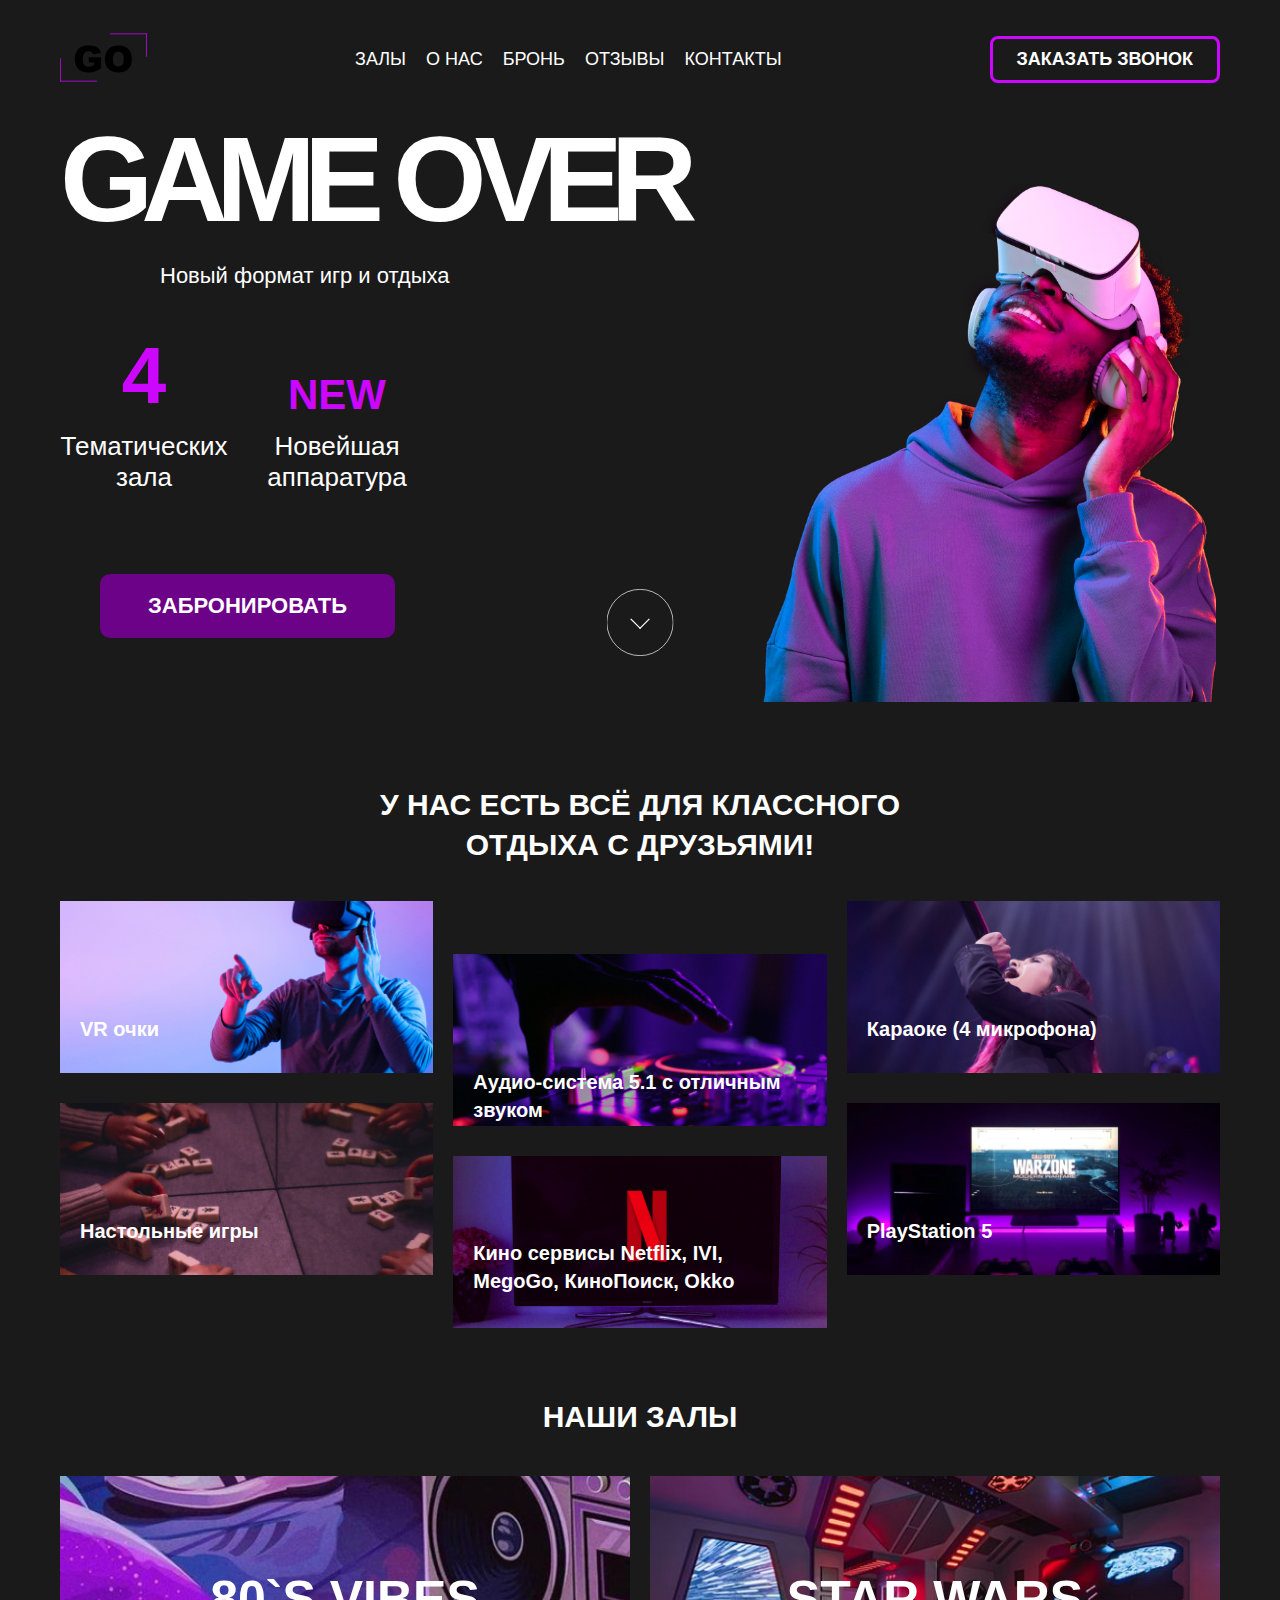
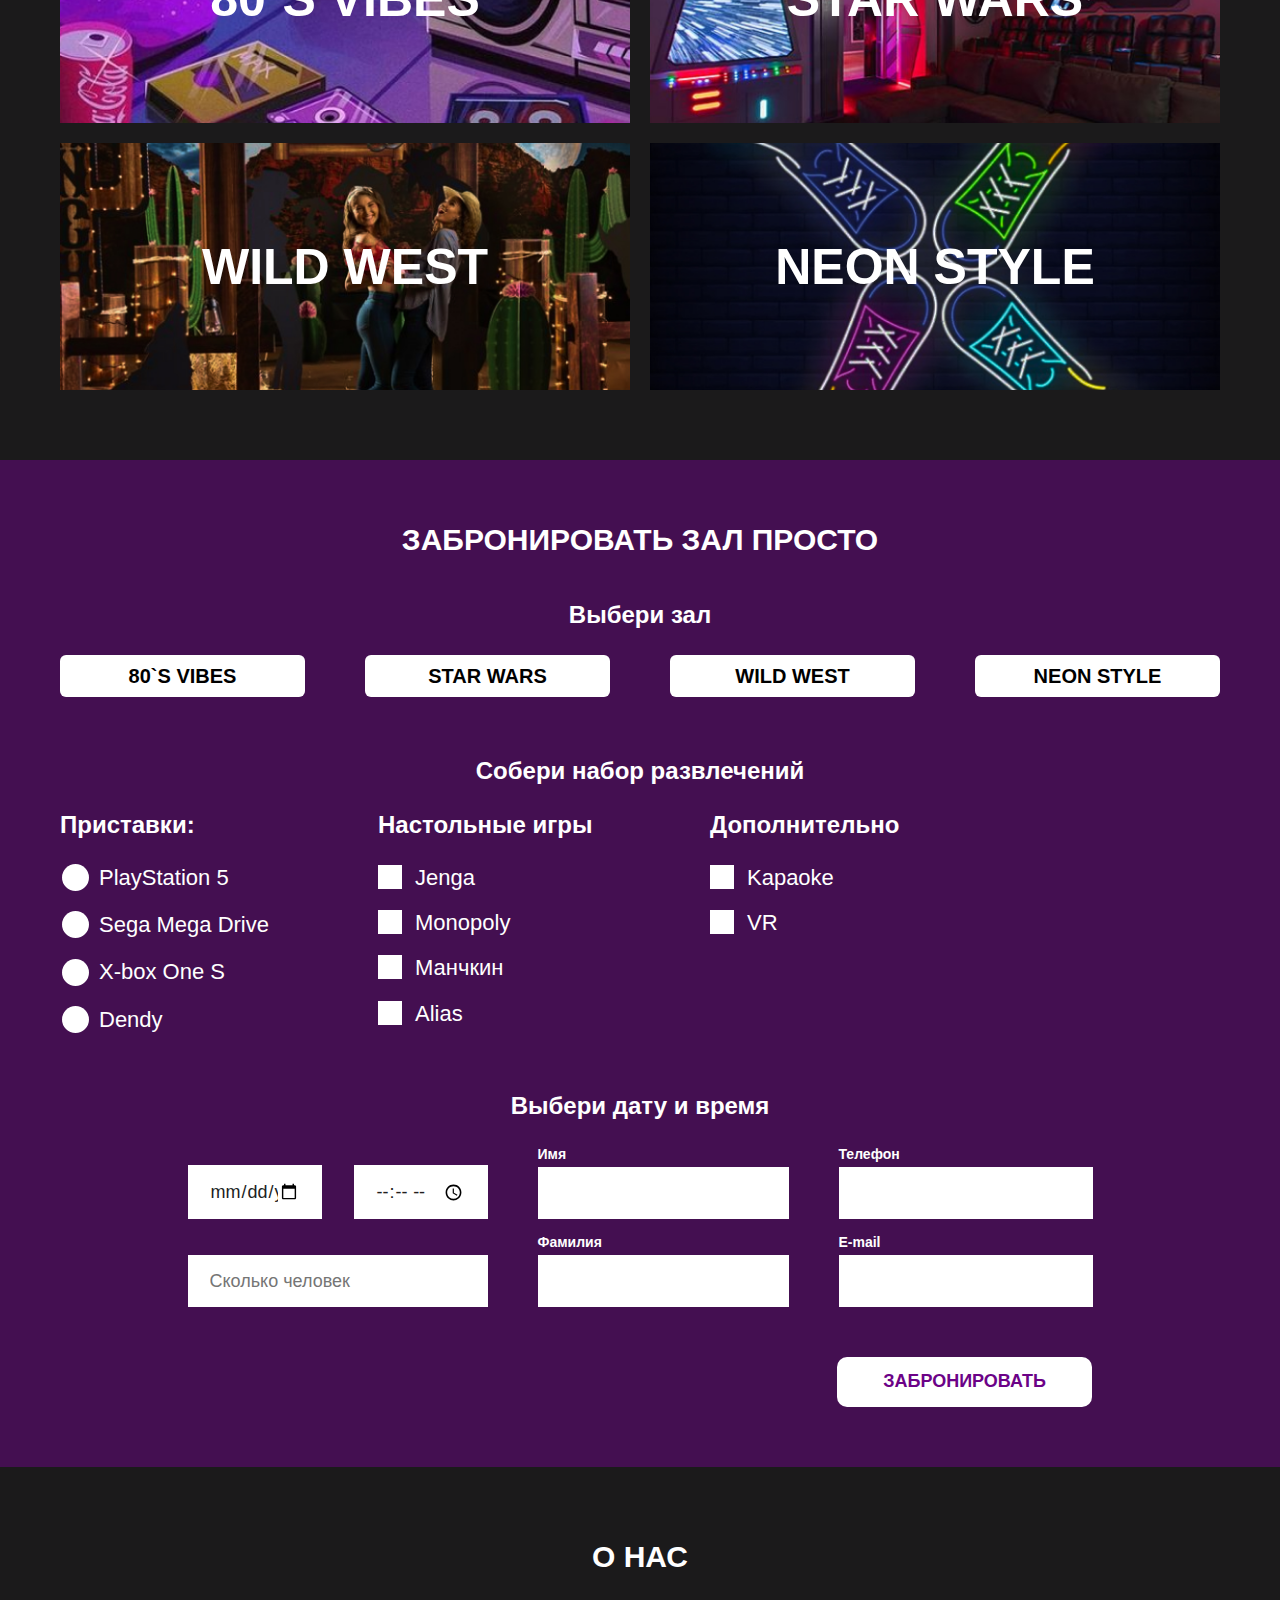
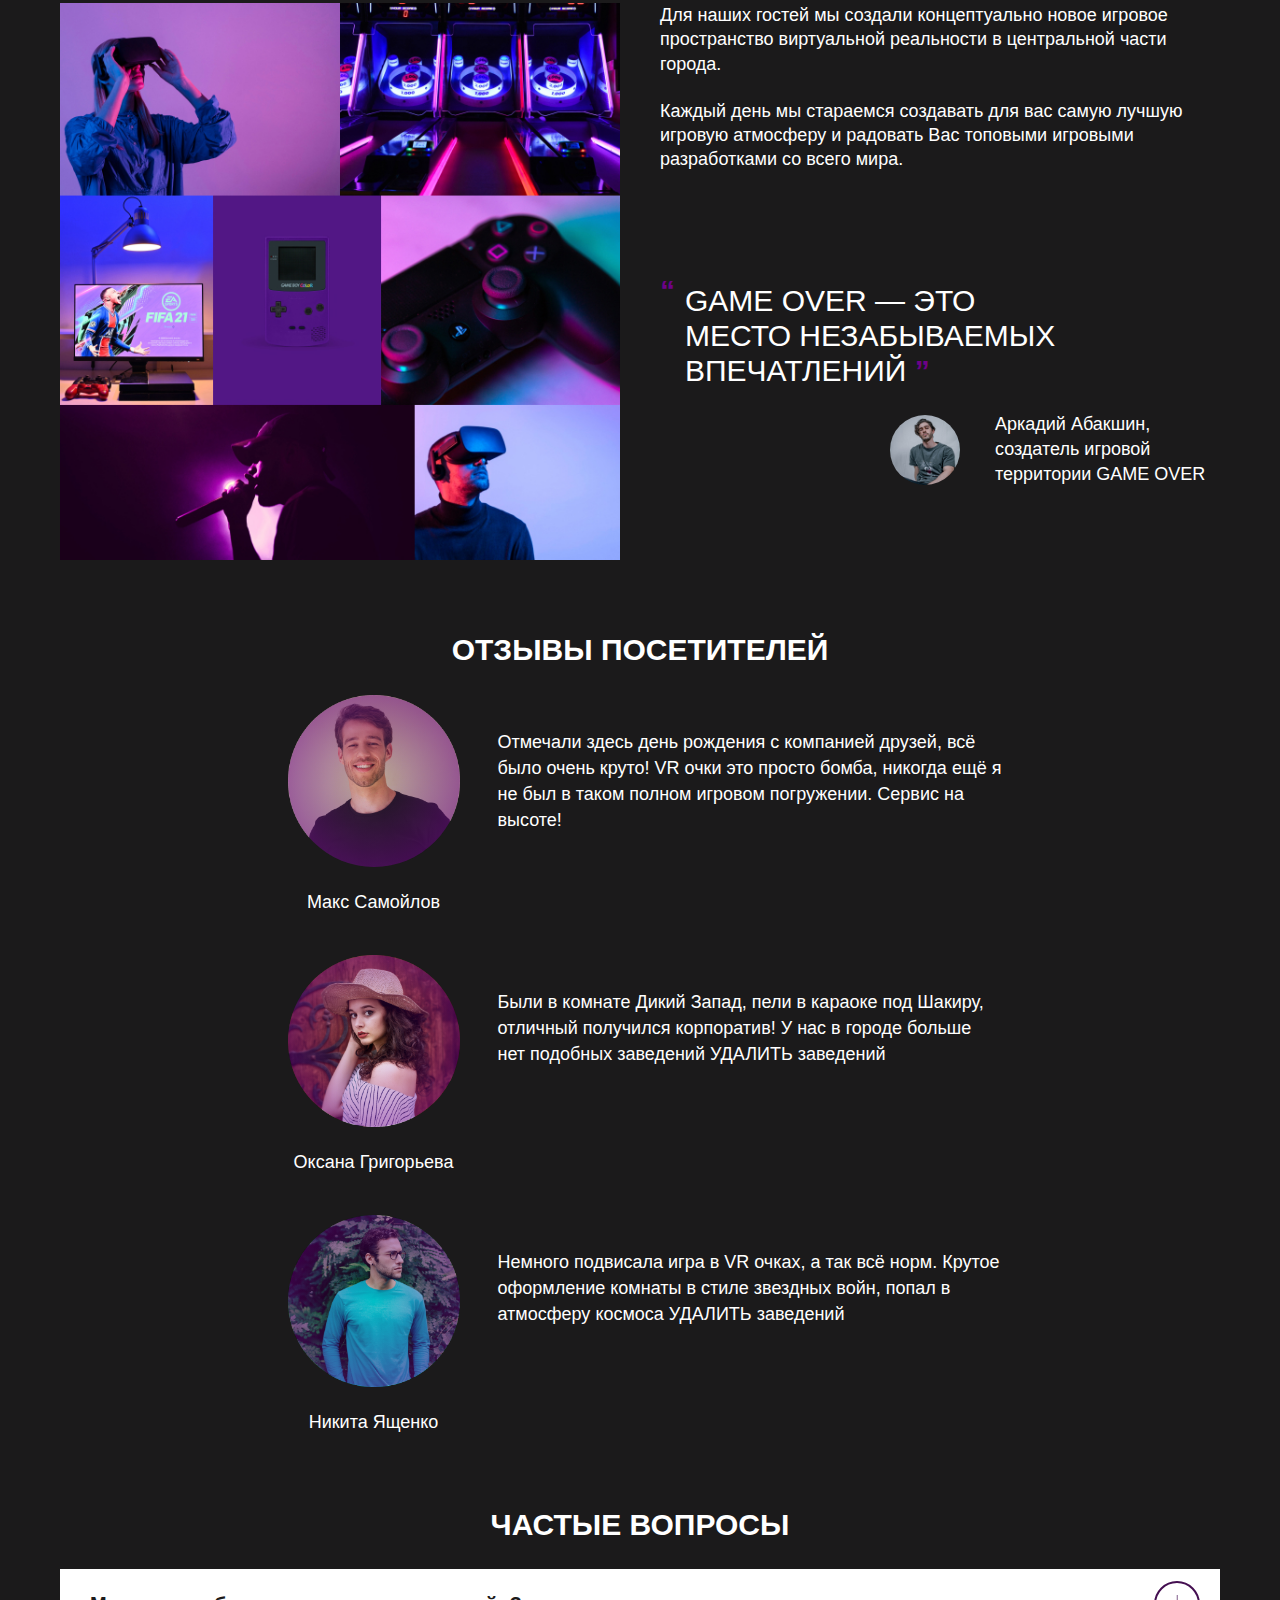
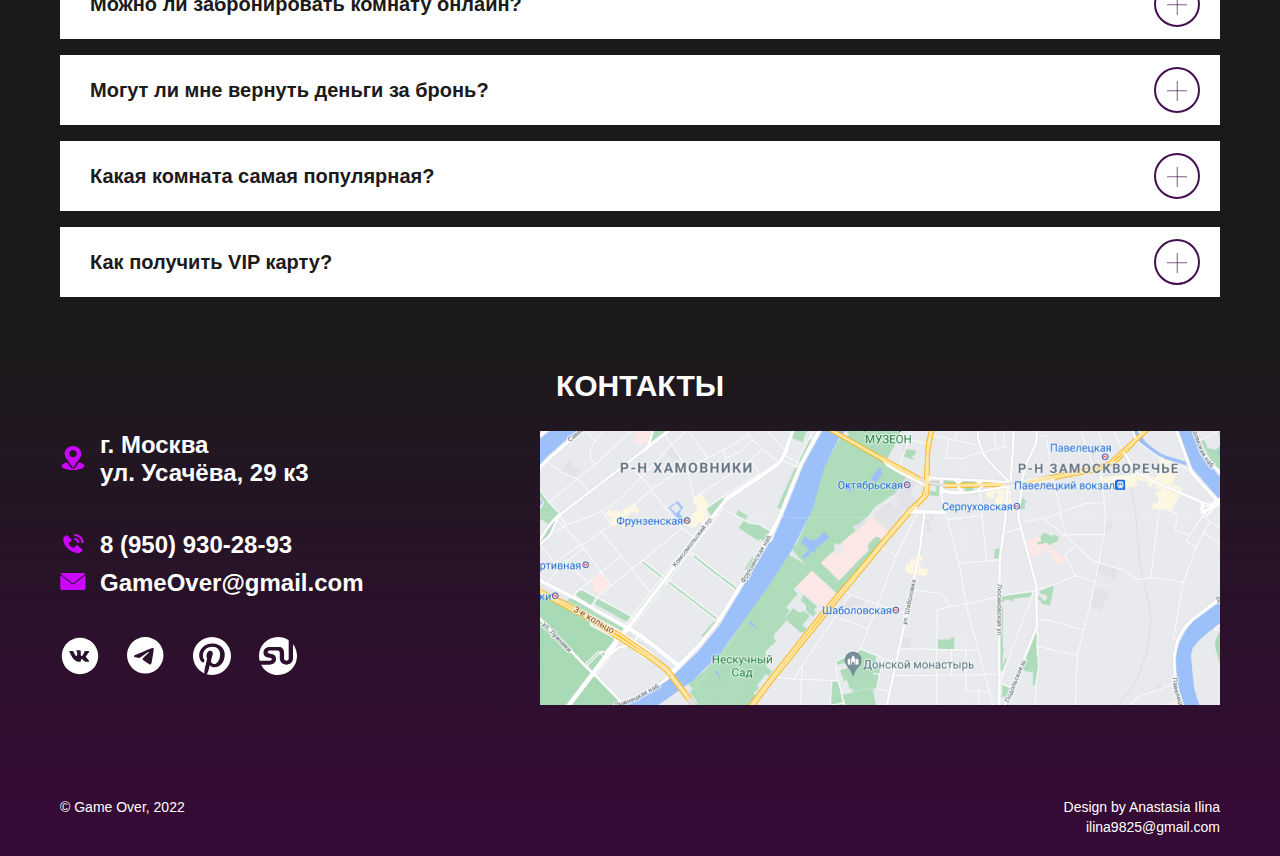
<file: index.html>
<!DOCTYPE html>
<html lang="ru">
<head>
  <meta charset="UTF-8">
  <meta name="viewport" content="width=device-width, initial-scale=1.0">
  <link rel="icon" type="image/svg+xml" href="img/icon.svg">
  <link href="css/style.css" rel="stylesheet">

  <title>GO</title>
</head>
<body>

  <header class="header">
    <div class="container header__container">
      <button class="mobile-menu" type="submit">
        <span class="mobile-menu__line"></span>
        <span class="mobile-menu__line"></span>
        <span class="mobile-menu__line"></span>
      </button>
      <a href="/"><img class="logo" src="img/logo.svg" alt="Логотип сайта"></a>
      <nav class="nav">
        <ul class="nav__list">
          <li class="nav__item"><a class="nav__link" href="index.html#halls">Залы</a></li>
          <li class="nav__item"><a class="nav__link" href="index.html#about">О нас</a></li>
          <li class="nav__item"><a class="nav__link" href="index.html#booking">Бронь</a></li>
          <li class="nav__item"><a class="nav__link" href="index.html#reviews">Отзывы</a></li>
          <li class="nav__item"><a class="nav__link" href="index.html#contacts">Контакты</a></li>
        </ul>
      </nav>

      <button class="header__button" type="button">Заказать звонок</button>
    </div>
  </header>

<main class="main">
    <section class="banner">
      <div class="container banner__container">
        <h1 class="banner__title">GAME OVER</h1>
        <p class="banner__slogan">Новый формат игр и отдыха</p>
        <div class="banner__wrap">
          <p class="banner__text">
            <span class="banner__text-count">4</span>
            <span>Тематических зала</span>
          </p>
          <p class="banner__text">
            <span class="banner__text-purple">new</span>
            <span>Новейшая аппаратура</span>
          </p>
        </div>
        <a class="banner__link" href="#booking">Забронировать</a>
        <a class="banner__link-down" href="#functional"></a>
      </div>
    </section>

    <section class="functional" id="functional">
      <div class="container">
        <h2 class="title functional__title">У нас есть всё для классного отдыха с друзьями!</h2>

        <ul class="functional__list">
          <li class="functional__item functional__item--vr">
            <p class="functional__text">VR очки</p>
          </li>
          <li class="functional__item functional__item--audio">
            <p class="functional__text">Аудио-система 5.1 с&nbsp;отличным звуком</p>
          </li>
          <li class="functional__item functional__item--micro">
            <p class="functional__text">Караоке (4 микрофона)</p>
          </li>
          <li class="functional__item functional__item--game">
            <p class="functional__text">Настольные игры</p>
          </li>
          <li class="functional__item functional__item--netflix">
            <p class="functional__text">Кино сервисы Netflix, IVI, MegoGo, КиноПоиск, Okko</p>
          </li>
          <li class="functional__item functional__item--sony">
            <p class="functional__text">PlayStation 5</p>
          </li>
        </ul>
      </div>
    </section>

    <section class="halls" id="halls">
      <div class="container">
        <h2 class="halls__title title">Наши залы</h2>

        <ol class="halls__list">
          <li class="halls__item halls__item--theme--80s-vibes"><a class="halls__item-link" href="vibes.html">80`s vibes</a></li>
          <li class="halls__item halls__item--theme--star-wars"><a class="halls__item-link" href="star-wars.html">Star wars</a></li>
          <li class="halls__item halls__item--theme--wild-west"><a class="halls__item-link" href="wild-west.html">Wild west</a></li>
          <li class="halls__item halls__item--theme--neon-style"><a class="halls__item-link" href="neon-style.html">Neon style</a></li>
        </ol>
      </div>
    </section>

    <section class="booking" id="booking">
      <div class="container booking__container">
        <h2 class="title booking__title">Забронировать зал просто</h2>

        <form class="booking__form form" action="https://jsonplaceholder.typicode.com/posts" method="POST">
          <fieldset class="form__fieldset choose-room">
            <legend class="form__legend choose-room__legend">Выбери зал</legend>

            <input class="form__input choose-room__input" type="radio" id="vibes" name="halls" value="80`s vibes">
            <label class="form__label choose-room__label" for="vibes">80`s vibes</label>

            <input class="form__input choose-room__input" type="radio" id="star-wars" name="halls" value="star wars">
            <label class="form__label choose-room__label" for="star-wars">star wars</label>

            <input class="form__input choose-room__input" type="radio" id="wild-west" name="halls" value="wild west">
            <label class="form__label choose-room__label" for="wild-west">wild west</label>

            <input class="form__input choose-room__input" type="radio" id="neon-style" name="halls" value="neon style">
            <label class="form__label choose-room__label" for="neon-style">neon style</label>
          </fieldset>

          <fieldset class="form__fieldset collect-kits">
            <legend class="form__legend">Собери набор развлечений</legend>

            <div class="collect-kits__group">
              <fieldset class="form__fieldset game-consoles">
                <legend class="form__legend game-consoles__legend">Приставки:</legend>
                
                <label class="form__label game-consoles__label">PlayStation 5
                  <input class="form__input game-consoles__input" type="radio" id="PlayStation" name="consoles" value="Play Station">
                </label>

                <label class="form__label game-consoles__label">Sega Mega Drive
                  <input class="form__input game-consoles__input" type="radio" id="sega" name="consoles" value="Sega Mega Drive">
                </label>

                <label class="form__label game-consoles__label">X-box One S
                  <input class="form__input game-consoles__input" type="radio" id="xbox" name="consoles" value="X-box One S">
                </label>

                <label class="form__label game-consoles__label">Dendy
                  <input class="form__input game-consoles__input" type="radio" id="dendy" name="consoles" value="Dendy">
                </label>
              </fieldset>

              <fieldset class="form__fieldset table-games">
                <legend class="form__legend table-games__legend">Настольные игры</legend>

                <label class="form__label table-games__label">Jenga
                  <input class="form__input table-games__input" type="checkbox" id="jenga" name="table-games" value="Jenga">
                </label>

                <label class="form__label table-games__label">Monopoly
                  <input class="form__input table-games__input" type="checkbox" id="monopoly" name="table-games" value="Monopoly">
                </label>

                <label class="form__label table-games__label">Манчкин
                  <input class="form__input table-games__input" type="checkbox" id="munchkin" name="table-games" value="Munchkin">
                </label>

                <label class="form__label table-games__label">Alias
                  <input class="form__input table-games__input" type="checkbox" id="alias" name="table-games" value="Alias">
                </label>
              </fieldset>

              <fieldset class="form__fieldset additionally">
                <legend class="form__legend additionally__legend">Дополнительно</legend>

                <label class="form__label additionally__label">Kaрaoke
                  <input class="form__input additionally__input" type="checkbox" id="karaoke" name="additionally" value="Karaoke">
                </label>

                <label class="form__label additionally__label">VR
                  <input class="form__input additionally__input" type="checkbox" id="vr" name="additionally" value="VR">
                </label>
              </fieldset>
            </div>
            
          </fieldset>

          <fieldset class="form__fieldset choose-date">
            <legend class="form__legend choose-date__legent">Выбери дату и время</legend>

            <div class="form__group choose-date__group">
              <div class="form__group choose-date__group-time">
                <input class="form__input choose-date__input" type="date" id="date" name="date" aria-label="Дата" required>
                <input class="form__input choose-date__input" type="time" id="time" name="time" aria-label="Время" required>
              </div>

              <input class="form__input choose-date__input-people" type="number" id="people" name="people" placeholder="Сколько человек" aria-label="Количество человек" required>
            </div>
            
            <div class="form__group choose-date__group-name">
              <label class="form__label choose-date__label" for="name">Имя
                <input class="form__input choose-date__input-name" type="text" id="name" name="name" required>
              </label>
                
              
              <label class="form__label choose-date__label" for="surname">Фамилия
                <input class="form__input choose-date__input-surname" type="text" id="surname" name="surname" required>
              </label>
            </div>
            
            <div class="form__group choose-date__group-contacts">
              <label class="form__label choose-date__label" for="tel">Телефон
                <input class="form__input choose-date__input-tel" type="tel" id="tel" name="tel" required>
              </label>
                
              <label class="form__label choose-date__label" for="email">E-mail
                <input class="form__input choose-date__input-email" type="email" id="email" name="email">
              </label>
            </div>
          </fieldset>

          <div class="form__button-wrap">
            <button class="form__button" type="submit">Забронировать</button>
          </div>
          

        </form>
      </div>
    </section>

    <section class="about" id="about">
      <div class="container">
        <h2 class="title about__title">О нас</h2>

        <div class="about__wrap">
          <img class="about__img" src="blocks/about/img/about.jpg" alt="Фотоколлаж игровых залов">

          <div class="about__content-wrap">
            <p class="about__content-text">Для наших гостей мы создали концептуально новое игровое пространство виртуальной реальности в&nbsp;центральной части города.</p>
            <p class="about__content-text">Каждый день мы стараемся создавать для&nbsp;вас&nbsp;самую лучшую игровую атмосферу и&nbsp;радовать Вас топовыми игровыми разработками со&nbsp;всего мира.</p>
          </div>
          <blockquote class="about__blockquote">
            <p class="about__blockquote-text">GAME OVER &mdash; это место незабываемых впечатлений</p>
            <p class="about__cite">
              <img class="about__cite-img" src="img/avatar.jpg" alt="Аватар">
              <cite class="about__cite-text">Аркадий Абакшин, создатель&nbsp;игровой территории GAME OVER</cite>
            </p>
          </blockquote>

        </div>
      </div>
    </section>

    <section class="reviews" id="reviews">
      <div class="container reviews__container">
        <h2 class="reviews__title title">Отзывы посетителей</h2>

        <ul class="reviews__list">
          <li class="reviews__item">
            <figure class="reviews__figure">
              <div class="reviews__img-wrap">
                <img class="reviews__img" src="blocks/reviews/img/max-samoylov.png" alt="Макс Самойлов">
              </div>
              <figcaption class="reviews__figcaption">Макс Самойлов</figcaption>
            </figure>
            <p class="reviews__text">Отмечали здесь день рождения с компанией друзей, всё было очень круто! VR очки это просто бомба, никогда ещё я не был в таком полном игровом погружении. Сервис на высоте!</p>
          </li>
          <li class="reviews__item">
            <figure class="reviews__figure">
              <div class="reviews__img-wrap">
                <img class="reviews__img" src="blocks/reviews/img/oksana-grigoreva.png" alt="Оксана Григорьева">
              </div>
              <figcaption class="reviews__figcaption">Оксана Григорьева</figcaption>
            </figure>
            <p class="reviews__text">Были в комнате Дикий Запад, пели в караоке под Шакиру, отличный получился корпоратив! У нас в городе больше нет подобных заведений УДАЛИТЬ заведений</p>
          </li>
          <li class="reviews__item">
            <figure class="reviews__figure">
              <div class="reviews__img-wrap">
                <img class="reviews__img" src="blocks/reviews/img/nikita-yashenko.png" alt="Никита Ященко">
              </div>
              <figcaption class="reviews__figcaption">Никита Ященко</figcaption>
            </figure>
            <p class="reviews__text">Немного подвисала игра в VR очках, а так всё норм. Крутое оформление комнаты в стиле звездных войн, попал в атмосферу космоса УДАЛИТЬ заведений</p>
          </li>
        </ul>
      </div>
    </section>

    <section class="faq" id="faq">
      <div class="container">
        <h2 class="title faq__title">Частые вопросы</h2>

        <ul class="faq__list">
          <li class="faq__item faq__item--background--white">
            <button class="faq__button faq__button--color--graphite" type="button">Можно ли забронировать комнату онлайн?</button>
          </li>
          <li class="faq__item faq__item--background--purple">
            <button class="faq__button faq__button--color--white" type="button">Могут ли мне вернуть деньги за бронь?</button>
          </li>
          <li class="faq__item faq__item--background--white">
            <button class="faq__button faq__button--color--graphite" type="button">Какая комната самая популярная?</button>
          </li>
          <li class="faq__item faq__item--background--purple">
            <button class="faq__button faq__button--color--white" type="button">Как получить VIP карту?</button>
          </li>
          <li class="faq__item faq__item--background--white">
            <button class="faq__button faq__button--color--graphite" type="button">Какая комната самая популярная?</button>
          </li>
        </ul>
      </div>
    </section>
  </main>

  <footer class="contacts" id="contacts">
    <div class="container contacts__container">
      <h2 class="title contacts__title">Контакты</h2>

      <div class="contacts__wrap">
        <div class="contacts__column">
          <address class="contacts__items"> 
            <p class="contacts__item contacts__item--address contacts__item--image-location">г. Москва ул.&nbsp;Усачёва,&nbsp;29 к3</p>
            <a class="contacts__item contacts__item--link contacts__item--image-phone" href="tel:89509302893">8 (950) 930-28-93</a>
            <a class="contacts__item contacts__item--link contacts__item--image-mail" href="mailto:gameover@gmail.com">GameOver@gmail.com</a>
          </address>

          <div class="social">
            <ul class="social__list">
              <li class="social__item">
                <a class="social__link" href="https://vk.com/" target="_blank">
                  <svg viewBox="0 0 50 50" fill="currentColor" xmlns="http://www.w3.org/2000/svg">
                    <path d="M24.9999 1C11.7449 1 0.999878 11.745 0.999878 25C0.999878 38.255 11.7449 49 24.9999 49C38.2549 49 48.9999 38.255 48.9999 25C48.9999 11.745 38.2549 1 24.9999 1ZM34.2299 28.0775C34.2299 28.0775 36.3524 30.1725 36.8749 31.145C36.8899 31.165 36.8974 31.185 36.9024 31.195C37.1149 31.5525 37.1649 31.83 37.0599 32.0375C36.8849 32.3825 36.2849 32.5525 36.0799 32.5675H32.3299C32.0699 32.5675 31.5249 32.5 30.8649 32.045C30.3574 31.69 29.8574 31.1075 29.3699 30.54C28.6424 29.695 28.0124 28.965 27.3774 28.965C27.2967 28.9649 27.2166 28.9775 27.1399 29.0025C26.6599 29.1575 26.0449 29.8425 26.0449 31.6675C26.0449 32.2375 25.5949 32.565 25.2774 32.565H23.5599C22.9749 32.565 19.9274 32.36 17.2274 29.5125C13.9224 26.025 10.9474 19.03 10.9224 18.965C10.7349 18.5125 11.1224 18.27 11.5449 18.27H15.3324C15.8374 18.27 16.0024 18.5775 16.1174 18.85C16.2524 19.1675 16.7474 20.43 17.5599 21.85C18.8774 24.165 19.6849 25.105 20.3324 25.105C20.4538 25.1036 20.573 25.0727 20.6799 25.015C21.5249 24.545 21.3674 21.5325 21.3299 20.9075C21.3299 20.79 21.3274 19.56 20.8949 18.97C20.5849 18.5425 20.0574 18.38 19.7374 18.32C19.8669 18.1413 20.0375 17.9964 20.2349 17.8975C20.8149 17.6075 21.8599 17.565 22.8974 17.565H23.4749C24.5999 17.58 24.8899 17.6525 25.2974 17.755C26.1224 17.9525 26.1399 18.485 26.0674 20.3075C26.0449 20.825 26.0224 21.41 26.0224 22.1C26.0224 22.25 26.0149 22.41 26.0149 22.58C25.9899 23.5075 25.9599 24.56 26.6149 24.9925C26.7003 25.0461 26.799 25.0746 26.8999 25.075C27.1274 25.075 27.8124 25.075 29.6674 21.8925C30.2395 20.8681 30.7366 19.8037 31.1549 18.7075C31.1924 18.6425 31.3024 18.4425 31.4324 18.365C31.5283 18.3161 31.6347 18.2912 31.7424 18.2925H36.1949C36.6799 18.2925 37.0124 18.365 37.0749 18.5525C37.1849 18.85 37.0549 19.7575 35.0224 22.51L34.1149 23.7075C32.2724 26.1225 32.2724 26.245 34.2299 28.0775Z"/>
                    </svg>
                </a>
              </li>
              <li class="social__item">
                <a class="social__link" href="https://telegram.org/" target="_blank">
                  <svg viewBox="0 0 50 50" fill="currentColor" xmlns="http://www.w3.org/2000/svg">
                    <path d="M47.9999 24C47.9999 30.3652 45.4713 36.4697 40.9704 40.9706C36.4696 45.4714 30.3651 48 23.9999 48C17.6347 48 11.5302 45.4714 7.02932 40.9706C2.52844 36.4697 -0.00012207 30.3652 -0.00012207 24C-0.00012207 17.6348 2.52844 11.5303 7.02932 7.02944C11.5302 2.52856 17.6347 0 23.9999 0C30.3651 0 36.4696 2.52856 40.9704 7.02944C45.4713 11.5303 47.9999 17.6348 47.9999 24ZM24.8609 17.718C22.5269 18.69 17.8589 20.7 10.8629 23.748C9.72888 24.198 9.13188 24.642 9.07788 25.074C8.98788 25.803 9.90288 26.091 11.1479 26.484L11.6729 26.649C12.8969 27.048 14.5469 27.513 15.4019 27.531C16.1819 27.549 17.0489 27.231 18.0059 26.571C24.5429 22.158 27.9179 19.929 28.1279 19.881C28.2779 19.845 28.4879 19.803 28.6259 19.929C28.7669 20.052 28.7519 20.289 28.7369 20.352C28.6469 20.739 25.0559 24.075 23.1989 25.803C22.6199 26.343 22.2089 26.724 22.1249 26.811C21.9399 27 21.7519 27.1861 21.5609 27.369C20.4209 28.467 19.5689 29.289 21.6059 30.633C22.5869 31.281 23.3729 31.812 24.1559 32.346C25.0079 32.928 25.8599 33.507 26.9639 34.233C27.2429 34.413 27.5129 34.608 27.7739 34.794C28.7669 35.502 29.6639 36.138 30.7649 36.036C31.4069 35.976 32.0699 35.376 32.4059 33.576C33.2009 29.325 34.7639 20.118 35.1239 16.323C35.1458 16.0075 35.1328 15.6906 35.0849 15.378C35.0566 15.1258 34.9346 14.8934 34.7429 14.727C34.4699 14.5386 34.1445 14.4409 33.8129 14.448C32.9129 14.463 31.5239 14.946 24.8609 17.718Z"/>
                  </svg>
                  
                </a>
              </li>
              <li class="social__item">
                <a class="social__link" href="https://pinterest.com/" target="_blank">
                  <svg viewBox="0 0 50 50" fill="currentColor" xmlns="http://www.w3.org/2000/svg">
                    <path d="M25.0005 0C11.1947 0 -0.000152588 11.1936 -0.000152588 25.0006C-0.000152588 35.2378 6.15562 44.0314 14.9646 47.8981C14.8941 46.1526 14.9511 44.0558 15.3998 42.159C15.8806 40.1282 18.6165 28.5359 18.6165 28.5359C18.6165 28.5359 17.8178 26.9397 17.8178 24.5808C17.8178 20.8763 19.9652 18.1077 22.6383 18.1077C24.912 18.1077 26.0107 19.8154 26.0107 21.8609C26.0107 24.1468 24.5537 27.5635 23.8037 30.7327C23.1768 33.3859 25.1338 35.5481 27.7498 35.5481C32.4864 35.5481 35.6761 29.4647 35.6761 22.2558C35.6761 16.7782 31.9864 12.6769 25.2742 12.6769C17.6902 12.6769 12.9659 18.3321 12.9659 24.6487C12.9659 26.8282 13.6082 28.3635 14.6146 29.5513C15.0768 30.0981 15.1409 30.318 14.9736 30.9462C14.8537 31.4058 14.5781 32.5128 14.4646 32.9519C14.2986 33.5853 13.7857 33.8109 13.2127 33.5776C9.71972 32.1513 8.0928 28.3263 8.0928 24.0263C8.0928 16.9237 14.0819 8.40898 25.9601 8.40898C35.5056 8.40898 41.7877 15.316 41.7877 22.732C41.7877 32.5378 36.3351 39.8647 28.2979 39.8647C25.5998 39.8647 23.0607 38.4051 22.1909 36.7487C22.1909 36.7487 20.7396 42.5077 20.4325 43.6218C19.9024 45.5494 18.8646 47.4763 17.9159 48.9769C20.2162 49.6571 22.6024 50.0025 25.0011 50.0026C38.8063 50.0013 49.9998 38.8071 49.9998 25.0006C49.9998 11.1936 38.8063 0 25.0005 0Z"/>
                  </svg>
                  
                </a>
              </li>
              <li class="social__item">
                <a class="social__link" href="https://www.stumbleupon.com/" target="_blank">
                  <svg viewBox="0 0 50 50" fill="currentColor" xmlns="http://www.w3.org/2000/svg">
                    <path fill-rule="evenodd" clip-rule="evenodd" d="M44.7441 9.66919C48.1583 14.0494 50.0085 19.4463 49.9999 24.9999C49.9999 38.8051 38.805 49.9999 25.0006 49.9999C15.2871 49.9999 6.86597 44.4576 2.72751 36.3647H13.6237C18.816 36.3647 22.4429 33.566 22.4429 29.0923C22.4429 19.6108 11.5051 23.4737 11.5051 20.1089C11.5051 18.4878 12.8057 17.898 15.1858 17.898H22.7692C24.8711 17.898 27.3435 18.275 27.3435 20.5685V28.1243C27.3435 33.5955 31.6159 36.364 36.0441 36.364C40.548 36.364 44.7435 33.5955 44.7435 28.1243V9.66919H44.7441Z"/>
                    <path fill-rule="evenodd" clip-rule="evenodd" d="M25.0005 2.43241e-05C30.0173 -0.00698868 34.919 1.50262 39.0626 4.33079V28.3013C39.0626 29.9628 37.7037 31.3224 36.0447 31.3224C34.3838 31.3224 33.0261 29.9628 33.0261 28.3013V21.1186C33.0261 15.3846 30.1242 12.9994 26.3447 12.9994H14.0441C9.59088 12.9994 5.89665 15.834 5.89665 20.3289C5.89665 22.6289 6.8819 25.9994 11.5415 26.8353C15.337 27.5186 16.8351 27.3199 16.8351 29.3506C16.8351 31.3224 14.6261 31.3224 11.7101 31.3224H0.808189C0.269676 29.2582 -0.0019826 27.1334 -0.000143311 25C-0.000143311 11.1981 11.196 2.43241e-05 25.0005 2.43241e-05Z"/>
                    </svg>
                    
                </a>
              </li>
            </ul>
          </div>

        </div>

        <div class="contacts__column">
          <img class="contacts__img" src="blocks/contacts/img/map.jpg" alt="геолокация на карте">
        </div>
      </div>

      <div class="footer">
        <p class="footer__text">&#169; Game Over, 2022</p>
        <div class="footer__author">
          <p class="footer__text">Design by <a class="footer__author-link" href="https://t.me/Mrshmallowww">Anastasia Ilina</a></p>
          <a class="footer__text footer__author-link" href="mailto:ilina9825@gmail.com">ilina9825@gmail.com</a>
        </div>
      </div>

    </div>
  </footer>

</body>
</html>
</file>
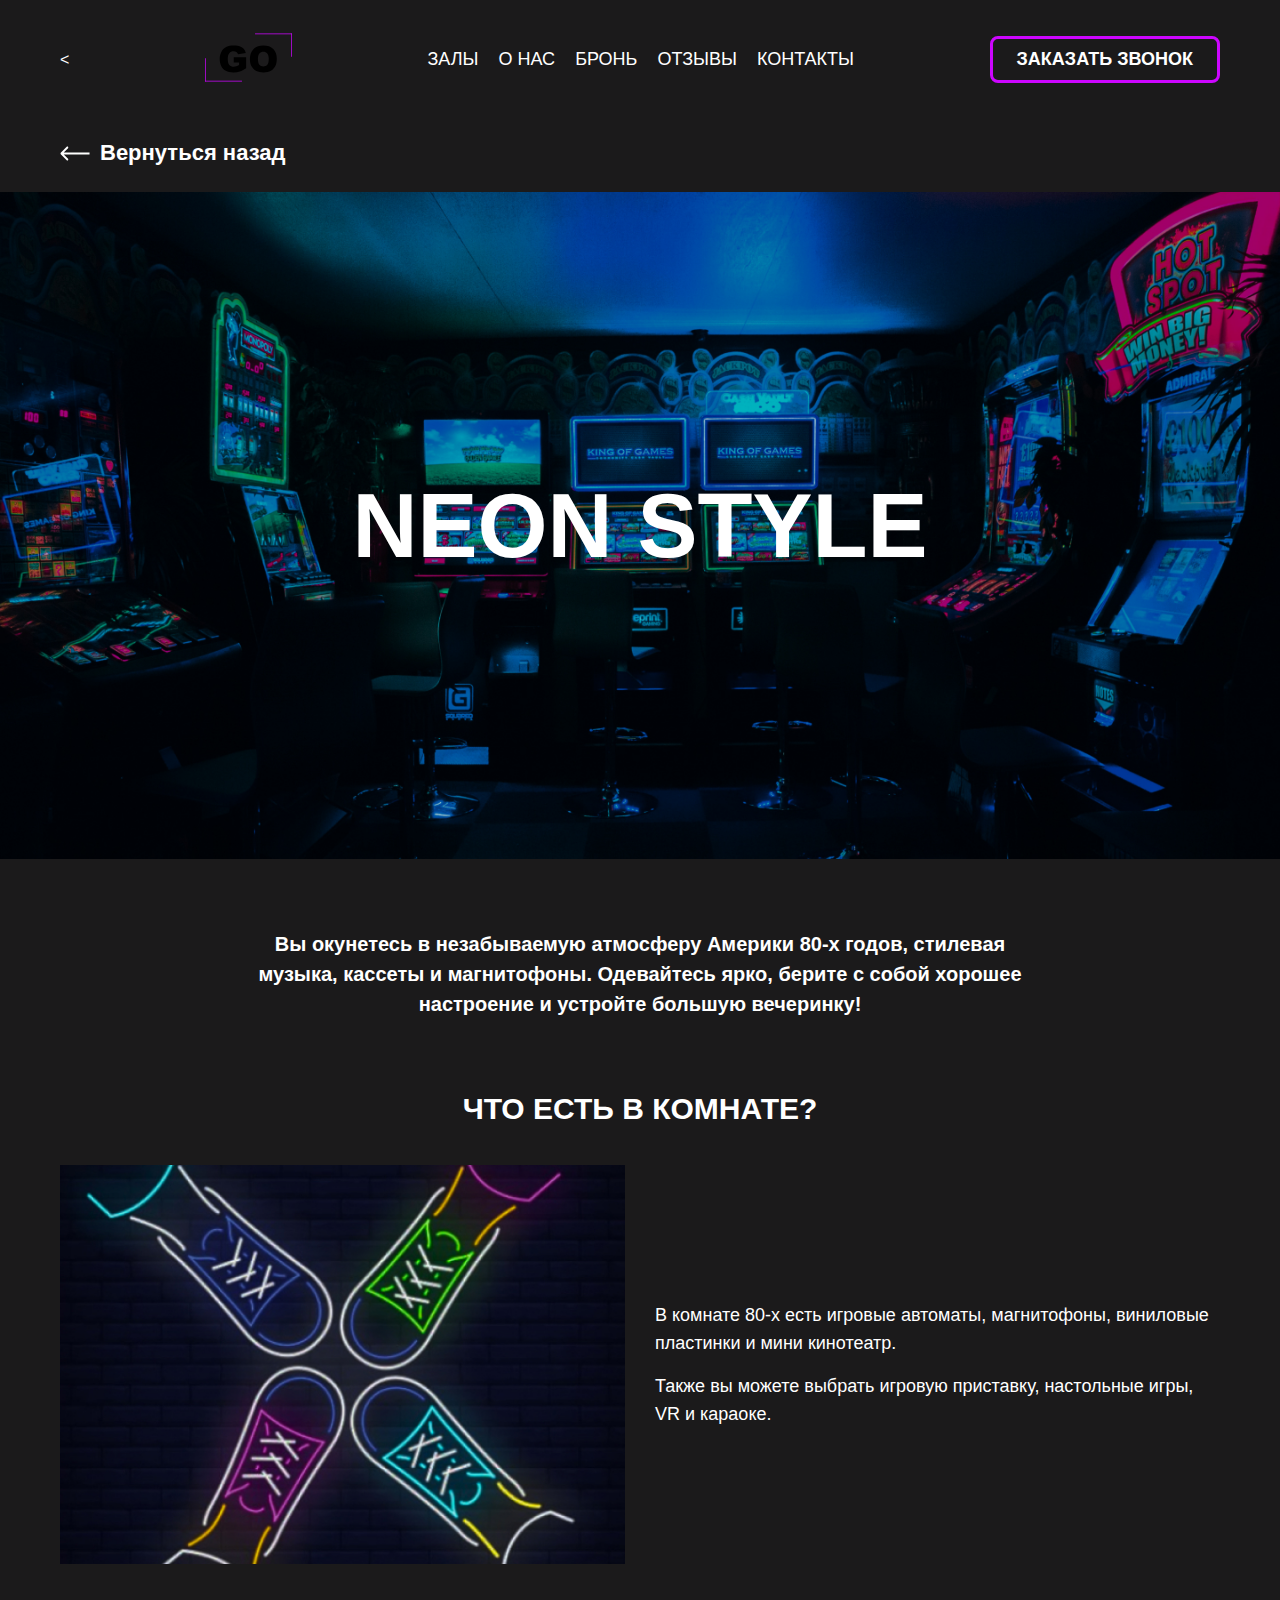
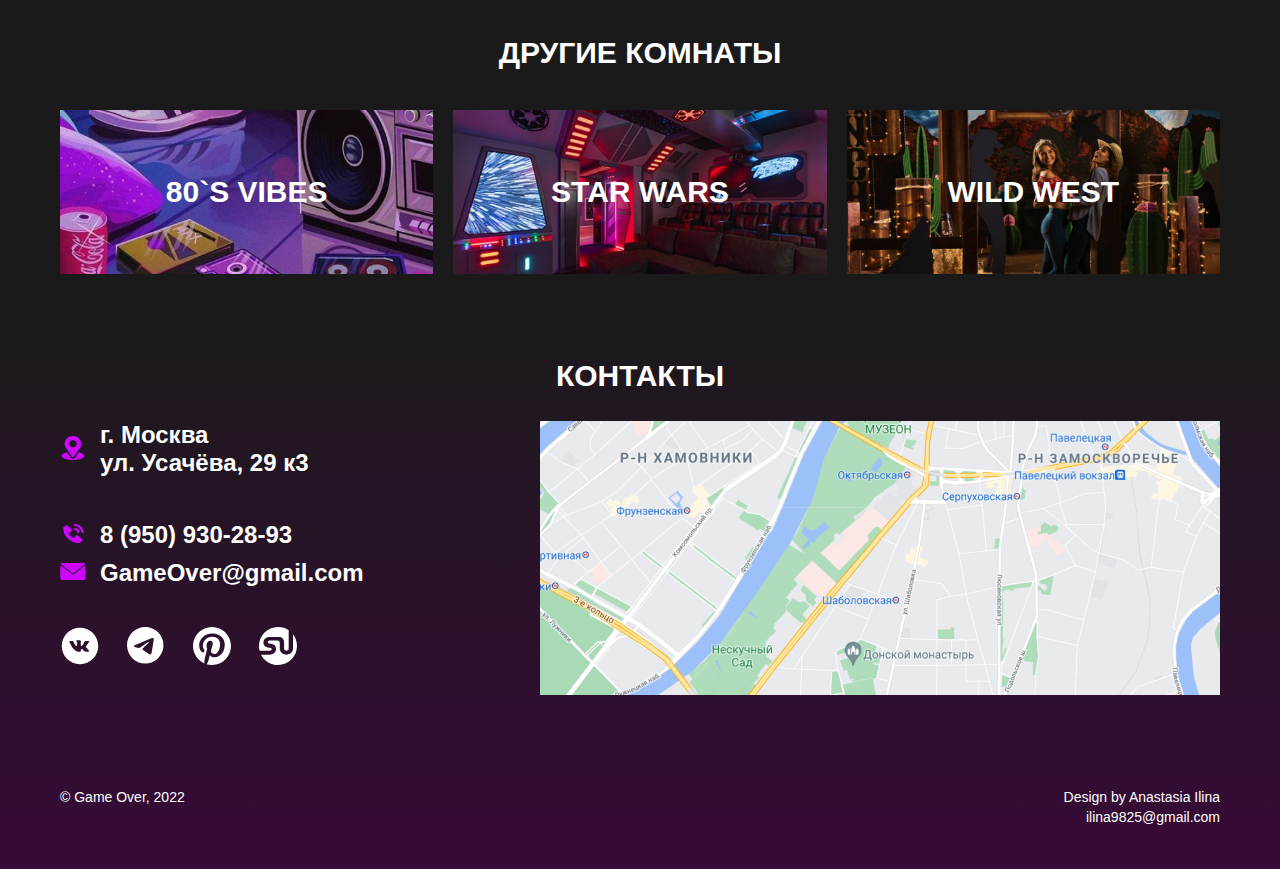
<file: neon-style.html>
<!DOCTYPE html>
<html lang="ru">
<head>
  <meta charset="UTF-8">
  <meta name="viewport" content="width=device-width, initial-scale=1.0">
  <link rel="icon" type="image/svg+xml" href="img/icon.svg">
  <link rel="stylesheet" href="css/style.css">
  <link rel="stylesheet" href="css/page.css">

  <title>GO</title>
</head>
<body>

  <header class="header">
    <div class="container header__container">
      <      <button class="mobile-menu" type="submit">
        <span class="mobile-menu__line"></span>
        <span class="mobile-menu__line"></span>
        <span class="mobile-menu__line"></span>
      </button>
      <a href="/"><img class="logo" src="img/logo.svg" alt="Логотип сайта"></a>
      <nav class="nav">
        <ul class="nav__list">
          <li class="nav__item"><a class="nav__link" href="index.html#halls">Залы</a></li>
          <li class="nav__item"><a class="nav__link" href="index.html#about">О нас</a></li>
          <li class="nav__item"><a class="nav__link" href="index.html#booking">Бронь</a></li>
          <li class="nav__item"><a class="nav__link" href="index.html#reviews">Отзывы</a></li>
          <li class="nav__item"><a class="nav__link" href="index.html#contacts">Контакты</a></li>
        </ul>
      </nav>

      <button class="header__button" type="button">Заказать звонок</button>
    </div>
  </header>

  <main class="main">
    <div class="container">
      <a href="index.html" class="back-link">Вернуться назад</a>
    </div>

    <section class="banner">
      <img class="banner__img" src="img/neon-style.jpg" alt="Игровая комната в неоновом стиле">
      <h1 class="banner__title">neon style</h1>
    </section>

    <div class="container main__container">
      <p class="main__description">Вы окунетесь в незабываемую атмосферу Америки 80-х годов, стилевая музыка, кассеты и магнитофоны. Одевайтесь ярко, берите с собой хорошее настроение и устройте большую вечеринку!</p>
    </div>

    <section class="about" id="about">
      <div class="container">
        <h2 class="title about__title">Что есть в комнате?</h2>

        <div class="about__wrap">
          <img class="about__img" src="img/neon-style-about.jpg" alt="Неоновое свечение">

          <div class="about__content-wrap">
            <p class="about__content-text">В комнате 80-х есть игровые автоматы, магнитофоны, виниловые пластинки и мини кинотеатр. </p>
            <p class="about__content-text">Также вы можете выбрать игровую приставку, настольные игры, VR и караоке.</p>
          </div>

        </div>
      </div>
    </section>

    <section class="halls" id="halls">
      <div class="container">
        <h2 class="halls__title title">Другие комнаты</h2>

        <ol class="halls__list">
          <li class="halls__item halls__item--theme--80s-vibes"><a class="halls__item-link" href="vibes.html">80`s vibes</a></li>
          <li class="halls__item halls__item--theme--star-wars"><a class="halls__item-link" href="star-wars.html">Star wars</a></li>
          <li class="halls__item halls__item--theme--wild-west"><a class="halls__item-link" href="wild-west.html">Wild west</a></li>
        </ol>
      </div>
    </section>
  </main>

  <footer class="contacts" id="contacts">
    <div class="container contacts__container">
      <h2 class="title contacts__title">Контакты</h2>

      <div class="contacts__wrap">
        <div class="contacts__column">
          <address class="contacts__items"> 
            <p class="contacts__item contacts__item--address contacts__item--image-location">г. Москва ул.&nbsp;Усачёва,&nbsp;29 к3</p>
            <a class="contacts__item contacts__item--link contacts__item--image-phone" href="tel:89509302893">8 (950) 930-28-93</a>
            <a class="contacts__item contacts__item--link contacts__item--image-mail" href="mailto:gameover@gmail.com">GameOver@gmail.com</a>
          </address>

          <div class="social">
            <ul class="social__list">
              <li class="social__item">
                <a class="social__link" href="https://vk.com/" target="_blank">
                  <svg viewBox="0 0 50 50" fill="currentColor" xmlns="http://www.w3.org/2000/svg">
                    <path d="M24.9999 1C11.7449 1 0.999878 11.745 0.999878 25C0.999878 38.255 11.7449 49 24.9999 49C38.2549 49 48.9999 38.255 48.9999 25C48.9999 11.745 38.2549 1 24.9999 1ZM34.2299 28.0775C34.2299 28.0775 36.3524 30.1725 36.8749 31.145C36.8899 31.165 36.8974 31.185 36.9024 31.195C37.1149 31.5525 37.1649 31.83 37.0599 32.0375C36.8849 32.3825 36.2849 32.5525 36.0799 32.5675H32.3299C32.0699 32.5675 31.5249 32.5 30.8649 32.045C30.3574 31.69 29.8574 31.1075 29.3699 30.54C28.6424 29.695 28.0124 28.965 27.3774 28.965C27.2967 28.9649 27.2166 28.9775 27.1399 29.0025C26.6599 29.1575 26.0449 29.8425 26.0449 31.6675C26.0449 32.2375 25.5949 32.565 25.2774 32.565H23.5599C22.9749 32.565 19.9274 32.36 17.2274 29.5125C13.9224 26.025 10.9474 19.03 10.9224 18.965C10.7349 18.5125 11.1224 18.27 11.5449 18.27H15.3324C15.8374 18.27 16.0024 18.5775 16.1174 18.85C16.2524 19.1675 16.7474 20.43 17.5599 21.85C18.8774 24.165 19.6849 25.105 20.3324 25.105C20.4538 25.1036 20.573 25.0727 20.6799 25.015C21.5249 24.545 21.3674 21.5325 21.3299 20.9075C21.3299 20.79 21.3274 19.56 20.8949 18.97C20.5849 18.5425 20.0574 18.38 19.7374 18.32C19.8669 18.1413 20.0375 17.9964 20.2349 17.8975C20.8149 17.6075 21.8599 17.565 22.8974 17.565H23.4749C24.5999 17.58 24.8899 17.6525 25.2974 17.755C26.1224 17.9525 26.1399 18.485 26.0674 20.3075C26.0449 20.825 26.0224 21.41 26.0224 22.1C26.0224 22.25 26.0149 22.41 26.0149 22.58C25.9899 23.5075 25.9599 24.56 26.6149 24.9925C26.7003 25.0461 26.799 25.0746 26.8999 25.075C27.1274 25.075 27.8124 25.075 29.6674 21.8925C30.2395 20.8681 30.7366 19.8037 31.1549 18.7075C31.1924 18.6425 31.3024 18.4425 31.4324 18.365C31.5283 18.3161 31.6347 18.2912 31.7424 18.2925H36.1949C36.6799 18.2925 37.0124 18.365 37.0749 18.5525C37.1849 18.85 37.0549 19.7575 35.0224 22.51L34.1149 23.7075C32.2724 26.1225 32.2724 26.245 34.2299 28.0775Z"/>
                    </svg>
                </a>
              </li>
              <li class="social__item">
                <a class="social__link" href="https://telegram.org/" target="_blank">
                  <svg viewBox="0 0 50 50" fill="currentColor" xmlns="http://www.w3.org/2000/svg">
                    <path d="M47.9999 24C47.9999 30.3652 45.4713 36.4697 40.9704 40.9706C36.4696 45.4714 30.3651 48 23.9999 48C17.6347 48 11.5302 45.4714 7.02932 40.9706C2.52844 36.4697 -0.00012207 30.3652 -0.00012207 24C-0.00012207 17.6348 2.52844 11.5303 7.02932 7.02944C11.5302 2.52856 17.6347 0 23.9999 0C30.3651 0 36.4696 2.52856 40.9704 7.02944C45.4713 11.5303 47.9999 17.6348 47.9999 24ZM24.8609 17.718C22.5269 18.69 17.8589 20.7 10.8629 23.748C9.72888 24.198 9.13188 24.642 9.07788 25.074C8.98788 25.803 9.90288 26.091 11.1479 26.484L11.6729 26.649C12.8969 27.048 14.5469 27.513 15.4019 27.531C16.1819 27.549 17.0489 27.231 18.0059 26.571C24.5429 22.158 27.9179 19.929 28.1279 19.881C28.2779 19.845 28.4879 19.803 28.6259 19.929C28.7669 20.052 28.7519 20.289 28.7369 20.352C28.6469 20.739 25.0559 24.075 23.1989 25.803C22.6199 26.343 22.2089 26.724 22.1249 26.811C21.9399 27 21.7519 27.1861 21.5609 27.369C20.4209 28.467 19.5689 29.289 21.6059 30.633C22.5869 31.281 23.3729 31.812 24.1559 32.346C25.0079 32.928 25.8599 33.507 26.9639 34.233C27.2429 34.413 27.5129 34.608 27.7739 34.794C28.7669 35.502 29.6639 36.138 30.7649 36.036C31.4069 35.976 32.0699 35.376 32.4059 33.576C33.2009 29.325 34.7639 20.118 35.1239 16.323C35.1458 16.0075 35.1328 15.6906 35.0849 15.378C35.0566 15.1258 34.9346 14.8934 34.7429 14.727C34.4699 14.5386 34.1445 14.4409 33.8129 14.448C32.9129 14.463 31.5239 14.946 24.8609 17.718Z"/>
                  </svg>
                  
                </a>
              </li>
              <li class="social__item">
                <a class="social__link" href="https://pinterest.com/" target="_blank">
                  <svg viewBox="0 0 50 50" fill="currentColor" xmlns="http://www.w3.org/2000/svg">
                    <path d="M25.0005 0C11.1947 0 -0.000152588 11.1936 -0.000152588 25.0006C-0.000152588 35.2378 6.15562 44.0314 14.9646 47.8981C14.8941 46.1526 14.9511 44.0558 15.3998 42.159C15.8806 40.1282 18.6165 28.5359 18.6165 28.5359C18.6165 28.5359 17.8178 26.9397 17.8178 24.5808C17.8178 20.8763 19.9652 18.1077 22.6383 18.1077C24.912 18.1077 26.0107 19.8154 26.0107 21.8609C26.0107 24.1468 24.5537 27.5635 23.8037 30.7327C23.1768 33.3859 25.1338 35.5481 27.7498 35.5481C32.4864 35.5481 35.6761 29.4647 35.6761 22.2558C35.6761 16.7782 31.9864 12.6769 25.2742 12.6769C17.6902 12.6769 12.9659 18.3321 12.9659 24.6487C12.9659 26.8282 13.6082 28.3635 14.6146 29.5513C15.0768 30.0981 15.1409 30.318 14.9736 30.9462C14.8537 31.4058 14.5781 32.5128 14.4646 32.9519C14.2986 33.5853 13.7857 33.8109 13.2127 33.5776C9.71972 32.1513 8.0928 28.3263 8.0928 24.0263C8.0928 16.9237 14.0819 8.40898 25.9601 8.40898C35.5056 8.40898 41.7877 15.316 41.7877 22.732C41.7877 32.5378 36.3351 39.8647 28.2979 39.8647C25.5998 39.8647 23.0607 38.4051 22.1909 36.7487C22.1909 36.7487 20.7396 42.5077 20.4325 43.6218C19.9024 45.5494 18.8646 47.4763 17.9159 48.9769C20.2162 49.6571 22.6024 50.0025 25.0011 50.0026C38.8063 50.0013 49.9998 38.8071 49.9998 25.0006C49.9998 11.1936 38.8063 0 25.0005 0Z"/>
                  </svg>
                  
                </a>
              </li>
              <li class="social__item">
                <a class="social__link" href="https://www.stumbleupon.com/" target="_blank">
                  <svg viewBox="0 0 50 50" fill="currentColor" xmlns="http://www.w3.org/2000/svg">
                    <path fill-rule="evenodd" clip-rule="evenodd" d="M44.7441 9.66919C48.1583 14.0494 50.0085 19.4463 49.9999 24.9999C49.9999 38.8051 38.805 49.9999 25.0006 49.9999C15.2871 49.9999 6.86597 44.4576 2.72751 36.3647H13.6237C18.816 36.3647 22.4429 33.566 22.4429 29.0923C22.4429 19.6108 11.5051 23.4737 11.5051 20.1089C11.5051 18.4878 12.8057 17.898 15.1858 17.898H22.7692C24.8711 17.898 27.3435 18.275 27.3435 20.5685V28.1243C27.3435 33.5955 31.6159 36.364 36.0441 36.364C40.548 36.364 44.7435 33.5955 44.7435 28.1243V9.66919H44.7441Z"/>
                    <path fill-rule="evenodd" clip-rule="evenodd" d="M25.0005 2.43241e-05C30.0173 -0.00698868 34.919 1.50262 39.0626 4.33079V28.3013C39.0626 29.9628 37.7037 31.3224 36.0447 31.3224C34.3838 31.3224 33.0261 29.9628 33.0261 28.3013V21.1186C33.0261 15.3846 30.1242 12.9994 26.3447 12.9994H14.0441C9.59088 12.9994 5.89665 15.834 5.89665 20.3289C5.89665 22.6289 6.8819 25.9994 11.5415 26.8353C15.337 27.5186 16.8351 27.3199 16.8351 29.3506C16.8351 31.3224 14.6261 31.3224 11.7101 31.3224H0.808189C0.269676 29.2582 -0.0019826 27.1334 -0.000143311 25C-0.000143311 11.1981 11.196 2.43241e-05 25.0005 2.43241e-05Z"/>
                    </svg>
                    
                </a>
              </li>
            </ul>
          </div>

        </div>

        <div class="contacts__column">
          <img class="contacts__img" src="blocks/contacts/img/map.jpg" alt="геолокация на карте">
        </div>
      </div>

      <div class="footer">
        <p class="footer__text">&#169; Game Over, 2022</p>
        <div class="footer__author">
          <p class="footer__text">Design by <a class="footer__author-link" href="https://t.me/Mrshmallowww">Anastasia Ilina</a></p>
          <a class="footer__text footer__author-link" href="mailto:ilina9825@gmail.com">ilina9825@gmail.com</a>
        </div>
      </div>

    </div>
  </footer>

</body>
</html>
</file>
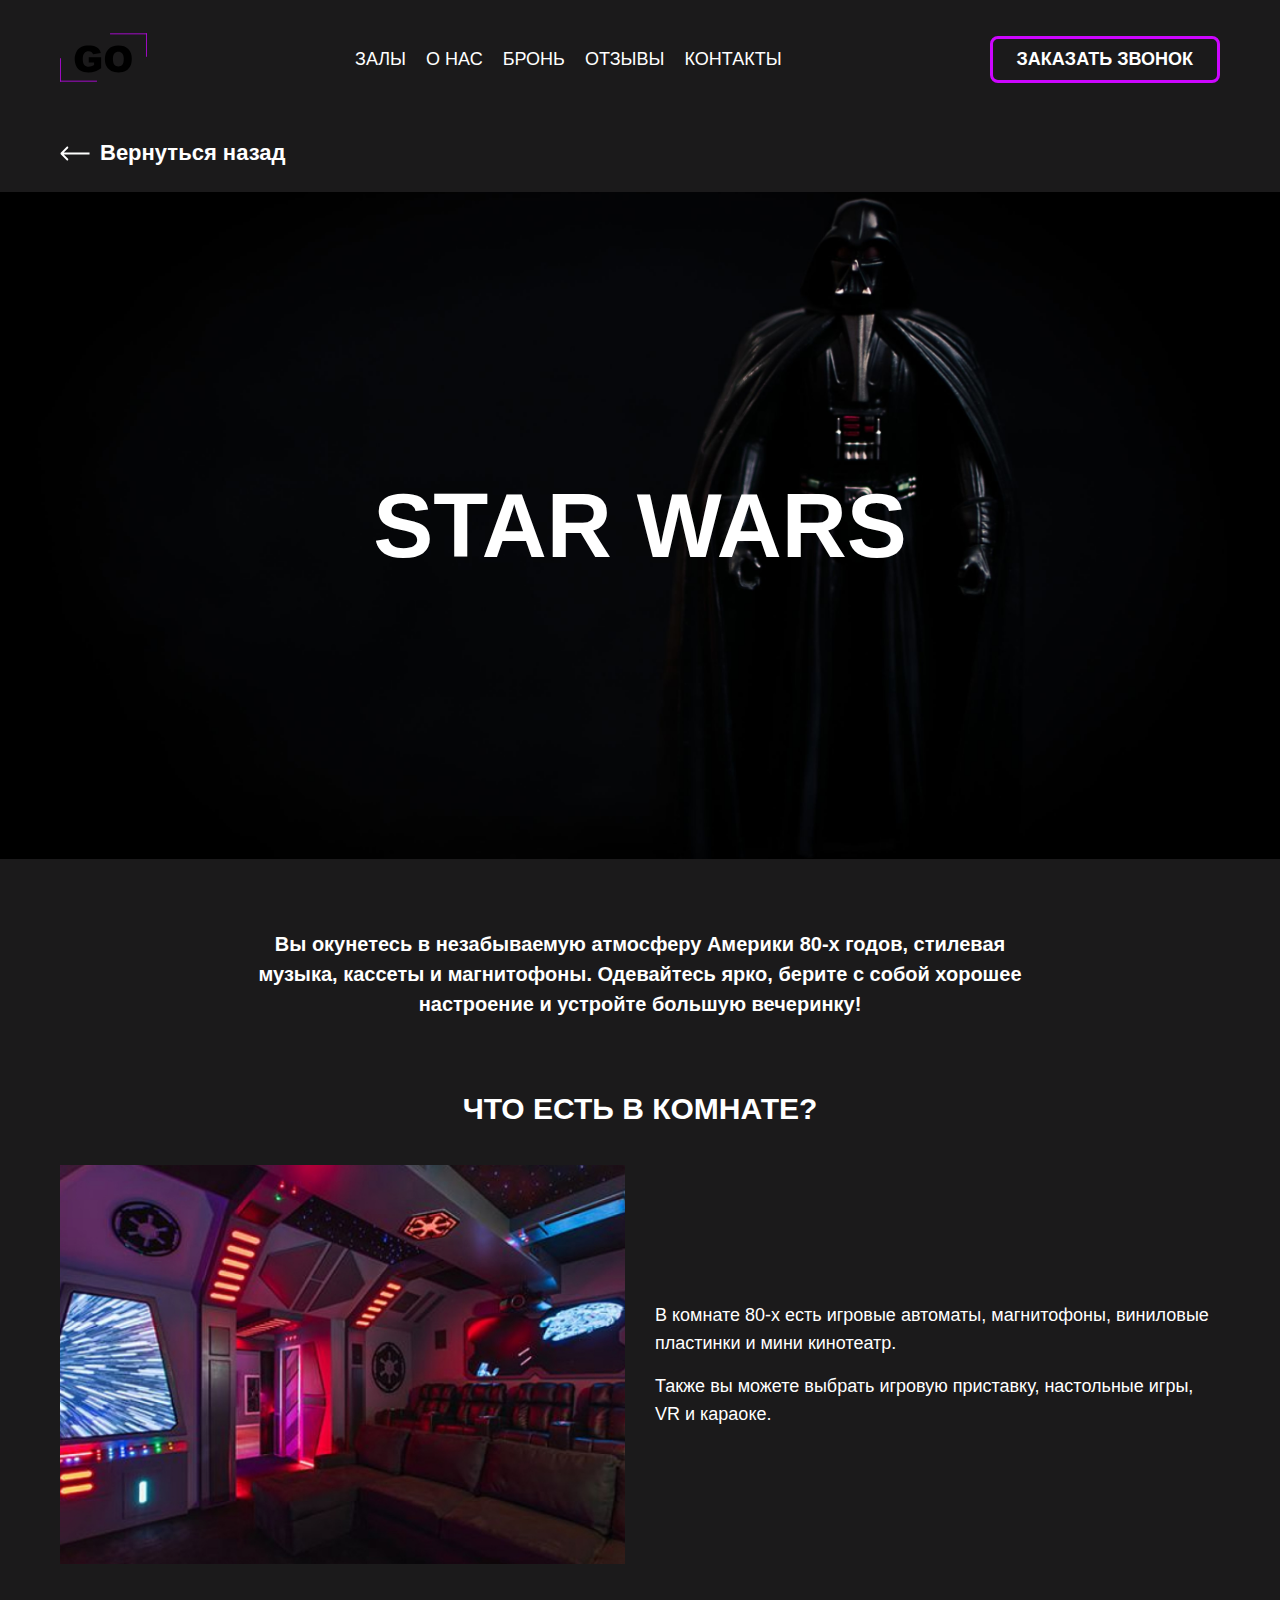
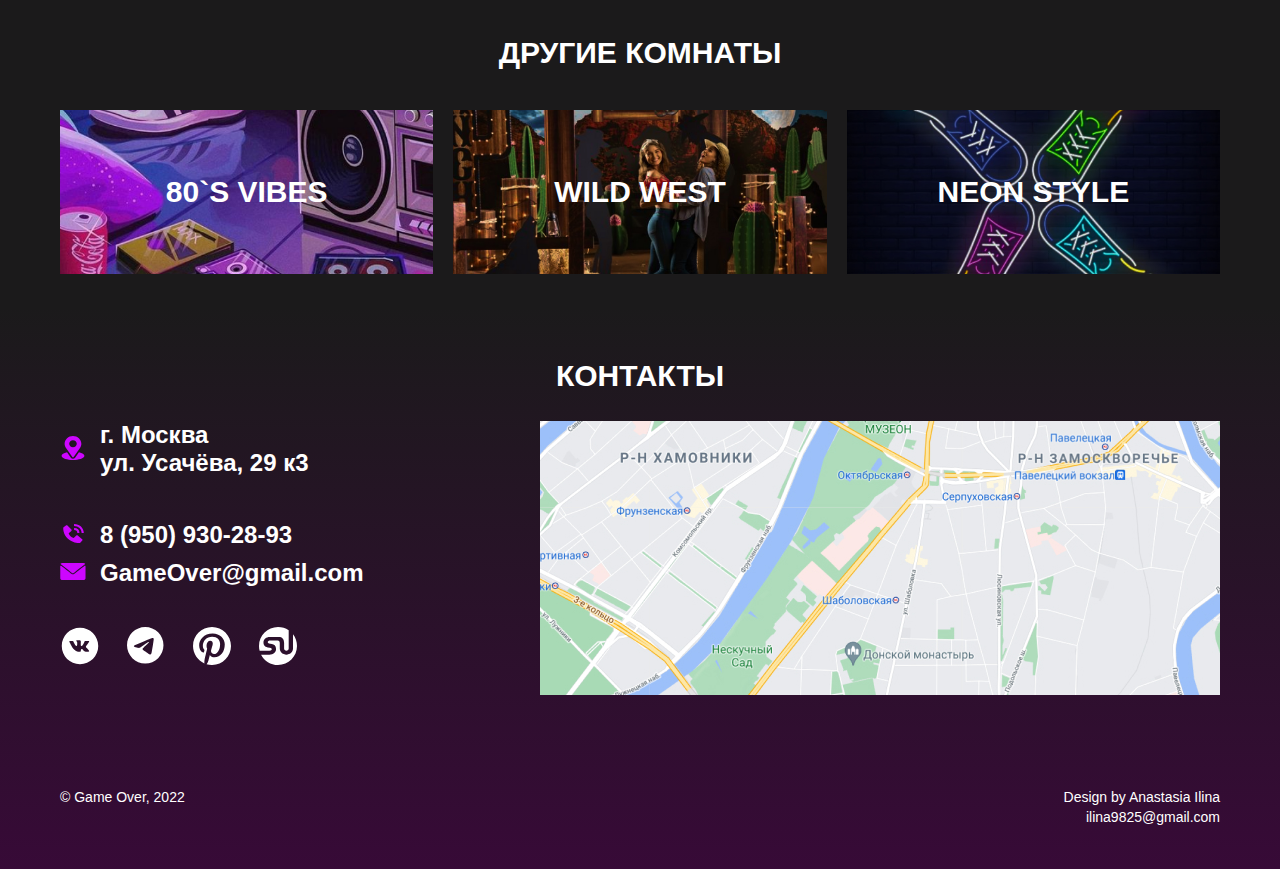
<file: star-wars.html>
<!DOCTYPE html>
<html lang="ru">
<head>
  <meta charset="UTF-8">
  <meta name="viewport" content="width=device-width, initial-scale=1.0">
  <link rel="icon" type="image/svg+xml" href="img/icon.svg">
  <link rel="stylesheet" href="css/style.css">
  <link rel="stylesheet" href="css/page.css">

  <title>GO</title>
</head>
<body>

  <header class="header">
    <div class="container header__container">
      <button class="mobile-menu" type="submit">
        <span class="mobile-menu__line"></span>
        <span class="mobile-menu__line"></span>
        <span class="mobile-menu__line"></span>
      </button>
      <a href="/"><img class="logo" src="img/logo.svg" alt="Логотип сайта"></a>
      <nav class="nav">
        <ul class="nav__list">
          <li class="nav__item"><a class="nav__link" href="index.html#halls">Залы</a></li>
          <li class="nav__item"><a class="nav__link" href="index.html#about">О нас</a></li>
          <li class="nav__item"><a class="nav__link" href="index.html#booking">Бронь</a></li>
          <li class="nav__item"><a class="nav__link" href="index.html#reviews">Отзывы</a></li>
          <li class="nav__item"><a class="nav__link" href="index.html#contacts">Контакты</a></li>
        </ul>
      </nav>

      <button class="header__button" type="button">Заказать звонок</button>
    </div>
  </header>

  <main class="main">
    <div class="container">
      <a href="index.html" class="back-link">Вернуться назад</a>
    </div>

    <section class="banner">
      <img class="banner__img" src="img/star-wars.jpg" alt="Даре Вейдер">
      <h1 class="banner__title">Star wars</h1>
    </section>

    <div class="container main__container">
      <p class="main__description">Вы окунетесь в незабываемую атмосферу Америки 80-х годов, стилевая музыка, кассеты и магнитофоны. Одевайтесь ярко, берите с собой хорошее настроение и устройте большую вечеринку!</p>
    </div>

    <section class="about" id="about">
      <div class="container">
        <h2 class="title about__title">Что есть в комнате?</h2>

        <div class="about__wrap">
          <img class="about__img" src="img/star-wars-about.jpg" alt="Комната в стиле star wars">

          <div class="about__content-wrap">
            <p class="about__content-text">В комнате 80-х есть игровые автоматы, магнитофоны, виниловые пластинки и мини кинотеатр. </p>
            <p class="about__content-text">Также вы можете выбрать игровую приставку, настольные игры, VR и караоке.</p>
          </div>

        </div>
      </div>
    </section>

    <section class="halls" id="halls">
      <div class="container">
        <h2 class="halls__title title">Другие комнаты</h2>

        <ol class="halls__list">
          <li class="halls__item halls__item--theme--80s-vibes"><a class="halls__item-link" href="vibes.html">80`s vibes</a></li>
          <li class="halls__item halls__item--theme--wild-west"><a class="halls__item-link" href="wild-west.html">Wild west</a></li>
          <li class="halls__item halls__item--theme--neon-style"><a class="halls__item-link" href="neon-style.html">Neon style</a></li>
        </ol>
      </div>
    </section>
  </main>

  <footer class="contacts" id="contacts">
    <div class="container contacts__container">
      <h2 class="title contacts__title">Контакты</h2>

      <div class="contacts__wrap">
        <div class="contacts__column">
          <address class="contacts__items"> 
            <p class="contacts__item contacts__item--address contacts__item--image-location">г. Москва ул.&nbsp;Усачёва,&nbsp;29 к3</p>
            <a class="contacts__item contacts__item--link contacts__item--image-phone" href="tel:89509302893">8 (950) 930-28-93</a>
            <a class="contacts__item contacts__item--link contacts__item--image-mail" href="mailto:gameover@gmail.com">GameOver@gmail.com</a>
          </address>

          <div class="social">
            <ul class="social__list">
              <li class="social__item">
                <a class="social__link" href="https://vk.com/" target="_blank">
                  <svg viewBox="0 0 50 50" fill="currentColor" xmlns="http://www.w3.org/2000/svg">
                    <path d="M24.9999 1C11.7449 1 0.999878 11.745 0.999878 25C0.999878 38.255 11.7449 49 24.9999 49C38.2549 49 48.9999 38.255 48.9999 25C48.9999 11.745 38.2549 1 24.9999 1ZM34.2299 28.0775C34.2299 28.0775 36.3524 30.1725 36.8749 31.145C36.8899 31.165 36.8974 31.185 36.9024 31.195C37.1149 31.5525 37.1649 31.83 37.0599 32.0375C36.8849 32.3825 36.2849 32.5525 36.0799 32.5675H32.3299C32.0699 32.5675 31.5249 32.5 30.8649 32.045C30.3574 31.69 29.8574 31.1075 29.3699 30.54C28.6424 29.695 28.0124 28.965 27.3774 28.965C27.2967 28.9649 27.2166 28.9775 27.1399 29.0025C26.6599 29.1575 26.0449 29.8425 26.0449 31.6675C26.0449 32.2375 25.5949 32.565 25.2774 32.565H23.5599C22.9749 32.565 19.9274 32.36 17.2274 29.5125C13.9224 26.025 10.9474 19.03 10.9224 18.965C10.7349 18.5125 11.1224 18.27 11.5449 18.27H15.3324C15.8374 18.27 16.0024 18.5775 16.1174 18.85C16.2524 19.1675 16.7474 20.43 17.5599 21.85C18.8774 24.165 19.6849 25.105 20.3324 25.105C20.4538 25.1036 20.573 25.0727 20.6799 25.015C21.5249 24.545 21.3674 21.5325 21.3299 20.9075C21.3299 20.79 21.3274 19.56 20.8949 18.97C20.5849 18.5425 20.0574 18.38 19.7374 18.32C19.8669 18.1413 20.0375 17.9964 20.2349 17.8975C20.8149 17.6075 21.8599 17.565 22.8974 17.565H23.4749C24.5999 17.58 24.8899 17.6525 25.2974 17.755C26.1224 17.9525 26.1399 18.485 26.0674 20.3075C26.0449 20.825 26.0224 21.41 26.0224 22.1C26.0224 22.25 26.0149 22.41 26.0149 22.58C25.9899 23.5075 25.9599 24.56 26.6149 24.9925C26.7003 25.0461 26.799 25.0746 26.8999 25.075C27.1274 25.075 27.8124 25.075 29.6674 21.8925C30.2395 20.8681 30.7366 19.8037 31.1549 18.7075C31.1924 18.6425 31.3024 18.4425 31.4324 18.365C31.5283 18.3161 31.6347 18.2912 31.7424 18.2925H36.1949C36.6799 18.2925 37.0124 18.365 37.0749 18.5525C37.1849 18.85 37.0549 19.7575 35.0224 22.51L34.1149 23.7075C32.2724 26.1225 32.2724 26.245 34.2299 28.0775Z"/>
                    </svg>
                </a>
              </li>
              <li class="social__item">
                <a class="social__link" href="https://telegram.org/" target="_blank">
                  <svg viewBox="0 0 50 50" fill="currentColor" xmlns="http://www.w3.org/2000/svg">
                    <path d="M47.9999 24C47.9999 30.3652 45.4713 36.4697 40.9704 40.9706C36.4696 45.4714 30.3651 48 23.9999 48C17.6347 48 11.5302 45.4714 7.02932 40.9706C2.52844 36.4697 -0.00012207 30.3652 -0.00012207 24C-0.00012207 17.6348 2.52844 11.5303 7.02932 7.02944C11.5302 2.52856 17.6347 0 23.9999 0C30.3651 0 36.4696 2.52856 40.9704 7.02944C45.4713 11.5303 47.9999 17.6348 47.9999 24ZM24.8609 17.718C22.5269 18.69 17.8589 20.7 10.8629 23.748C9.72888 24.198 9.13188 24.642 9.07788 25.074C8.98788 25.803 9.90288 26.091 11.1479 26.484L11.6729 26.649C12.8969 27.048 14.5469 27.513 15.4019 27.531C16.1819 27.549 17.0489 27.231 18.0059 26.571C24.5429 22.158 27.9179 19.929 28.1279 19.881C28.2779 19.845 28.4879 19.803 28.6259 19.929C28.7669 20.052 28.7519 20.289 28.7369 20.352C28.6469 20.739 25.0559 24.075 23.1989 25.803C22.6199 26.343 22.2089 26.724 22.1249 26.811C21.9399 27 21.7519 27.1861 21.5609 27.369C20.4209 28.467 19.5689 29.289 21.6059 30.633C22.5869 31.281 23.3729 31.812 24.1559 32.346C25.0079 32.928 25.8599 33.507 26.9639 34.233C27.2429 34.413 27.5129 34.608 27.7739 34.794C28.7669 35.502 29.6639 36.138 30.7649 36.036C31.4069 35.976 32.0699 35.376 32.4059 33.576C33.2009 29.325 34.7639 20.118 35.1239 16.323C35.1458 16.0075 35.1328 15.6906 35.0849 15.378C35.0566 15.1258 34.9346 14.8934 34.7429 14.727C34.4699 14.5386 34.1445 14.4409 33.8129 14.448C32.9129 14.463 31.5239 14.946 24.8609 17.718Z"/>
                  </svg>
                  
                </a>
              </li>
              <li class="social__item">
                <a class="social__link" href="https://pinterest.com/" target="_blank">
                  <svg viewBox="0 0 50 50" fill="currentColor" xmlns="http://www.w3.org/2000/svg">
                    <path d="M25.0005 0C11.1947 0 -0.000152588 11.1936 -0.000152588 25.0006C-0.000152588 35.2378 6.15562 44.0314 14.9646 47.8981C14.8941 46.1526 14.9511 44.0558 15.3998 42.159C15.8806 40.1282 18.6165 28.5359 18.6165 28.5359C18.6165 28.5359 17.8178 26.9397 17.8178 24.5808C17.8178 20.8763 19.9652 18.1077 22.6383 18.1077C24.912 18.1077 26.0107 19.8154 26.0107 21.8609C26.0107 24.1468 24.5537 27.5635 23.8037 30.7327C23.1768 33.3859 25.1338 35.5481 27.7498 35.5481C32.4864 35.5481 35.6761 29.4647 35.6761 22.2558C35.6761 16.7782 31.9864 12.6769 25.2742 12.6769C17.6902 12.6769 12.9659 18.3321 12.9659 24.6487C12.9659 26.8282 13.6082 28.3635 14.6146 29.5513C15.0768 30.0981 15.1409 30.318 14.9736 30.9462C14.8537 31.4058 14.5781 32.5128 14.4646 32.9519C14.2986 33.5853 13.7857 33.8109 13.2127 33.5776C9.71972 32.1513 8.0928 28.3263 8.0928 24.0263C8.0928 16.9237 14.0819 8.40898 25.9601 8.40898C35.5056 8.40898 41.7877 15.316 41.7877 22.732C41.7877 32.5378 36.3351 39.8647 28.2979 39.8647C25.5998 39.8647 23.0607 38.4051 22.1909 36.7487C22.1909 36.7487 20.7396 42.5077 20.4325 43.6218C19.9024 45.5494 18.8646 47.4763 17.9159 48.9769C20.2162 49.6571 22.6024 50.0025 25.0011 50.0026C38.8063 50.0013 49.9998 38.8071 49.9998 25.0006C49.9998 11.1936 38.8063 0 25.0005 0Z"/>
                  </svg>
                  
                </a>
              </li>
              <li class="social__item">
                <a class="social__link" href="https://www.stumbleupon.com/" target="_blank">
                  <svg viewBox="0 0 50 50" fill="currentColor" xmlns="http://www.w3.org/2000/svg">
                    <path fill-rule="evenodd" clip-rule="evenodd" d="M44.7441 9.66919C48.1583 14.0494 50.0085 19.4463 49.9999 24.9999C49.9999 38.8051 38.805 49.9999 25.0006 49.9999C15.2871 49.9999 6.86597 44.4576 2.72751 36.3647H13.6237C18.816 36.3647 22.4429 33.566 22.4429 29.0923C22.4429 19.6108 11.5051 23.4737 11.5051 20.1089C11.5051 18.4878 12.8057 17.898 15.1858 17.898H22.7692C24.8711 17.898 27.3435 18.275 27.3435 20.5685V28.1243C27.3435 33.5955 31.6159 36.364 36.0441 36.364C40.548 36.364 44.7435 33.5955 44.7435 28.1243V9.66919H44.7441Z"/>
                    <path fill-rule="evenodd" clip-rule="evenodd" d="M25.0005 2.43241e-05C30.0173 -0.00698868 34.919 1.50262 39.0626 4.33079V28.3013C39.0626 29.9628 37.7037 31.3224 36.0447 31.3224C34.3838 31.3224 33.0261 29.9628 33.0261 28.3013V21.1186C33.0261 15.3846 30.1242 12.9994 26.3447 12.9994H14.0441C9.59088 12.9994 5.89665 15.834 5.89665 20.3289C5.89665 22.6289 6.8819 25.9994 11.5415 26.8353C15.337 27.5186 16.8351 27.3199 16.8351 29.3506C16.8351 31.3224 14.6261 31.3224 11.7101 31.3224H0.808189C0.269676 29.2582 -0.0019826 27.1334 -0.000143311 25C-0.000143311 11.1981 11.196 2.43241e-05 25.0005 2.43241e-05Z"/>
                    </svg>
                    
                </a>
              </li>
            </ul>
          </div>

        </div>

        <div class="contacts__column">
          <img class="contacts__img" src="blocks/contacts/img/map.jpg" alt="геолокация на карте">
        </div>
      </div>

      <div class="footer">
        <p class="footer__text">&#169; Game Over, 2022</p>
        <div class="footer__author">
          <p class="footer__text">Design by <a class="footer__author-link" href="https://t.me/Mrshmallowww">Anastasia Ilina</a></p>
          <a class="footer__text footer__author-link" href="mailto:ilina9825@gmail.com">ilina9825@gmail.com</a>
        </div>
      </div>

    </div>
  </footer>

</body>
</html>
</file>
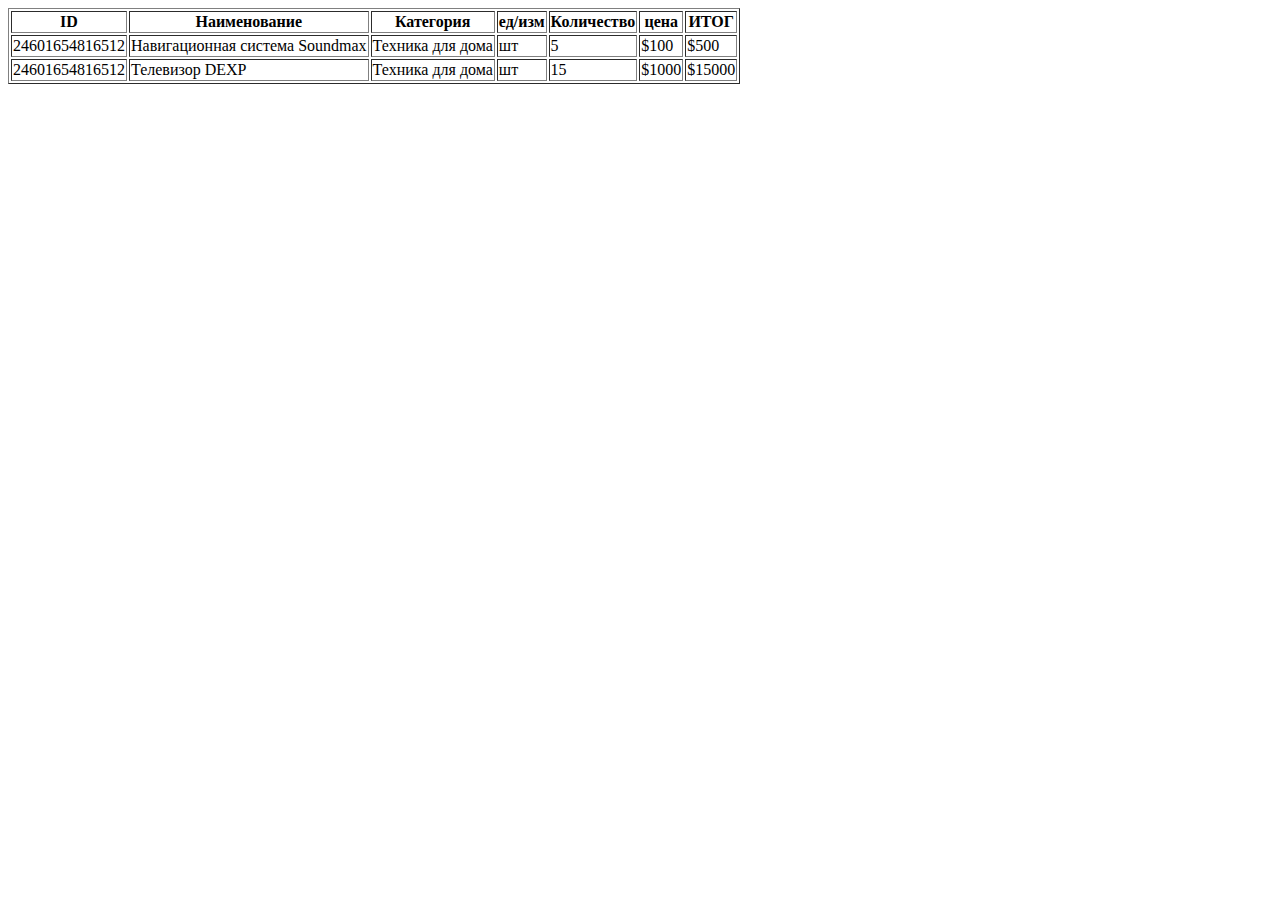
<file: table.html>
<!doctype html>
<html lang="ru">
<head>
  <meta charset="UTF-8">
  <meta name="viewport" content="width=device-width, initial-scale=1.0">
  <meta http-equiv="X-UA-Compatible" content="ie=edge">
  <title>Table</title>
</head>
<body>

<table border>
  <thead>
    <tr>
      <th>ID</th>
      <th>Наименование</th>
      <th>Категория</th>
      <th>ед/изм</th>
      <th>Количество</th>
      <th>цена</th>
      <th>ИТОГ</th>
    </tr>
  </thead>
  <tbody>
  <tr>
    <td>24601654816512</td>
    <td>Навигационная система Soundmax</td>
    <td>Техника для дома</td>
    <td>шт</td>
    <td>5</td>
    <td>$100</td>
    <td>$500</td>
  </tr>
  <tr>
    <td>24601654816512</td>
    <td>Телевизор DEXP</td>
    <td>Техника для дома</td>
    <td>шт</td>
    <td>15</td>
    <td>$1000</td>
    <td>$15000</td>
  </tr>
  </tbody>
</table>
</body>
</html>
</file>
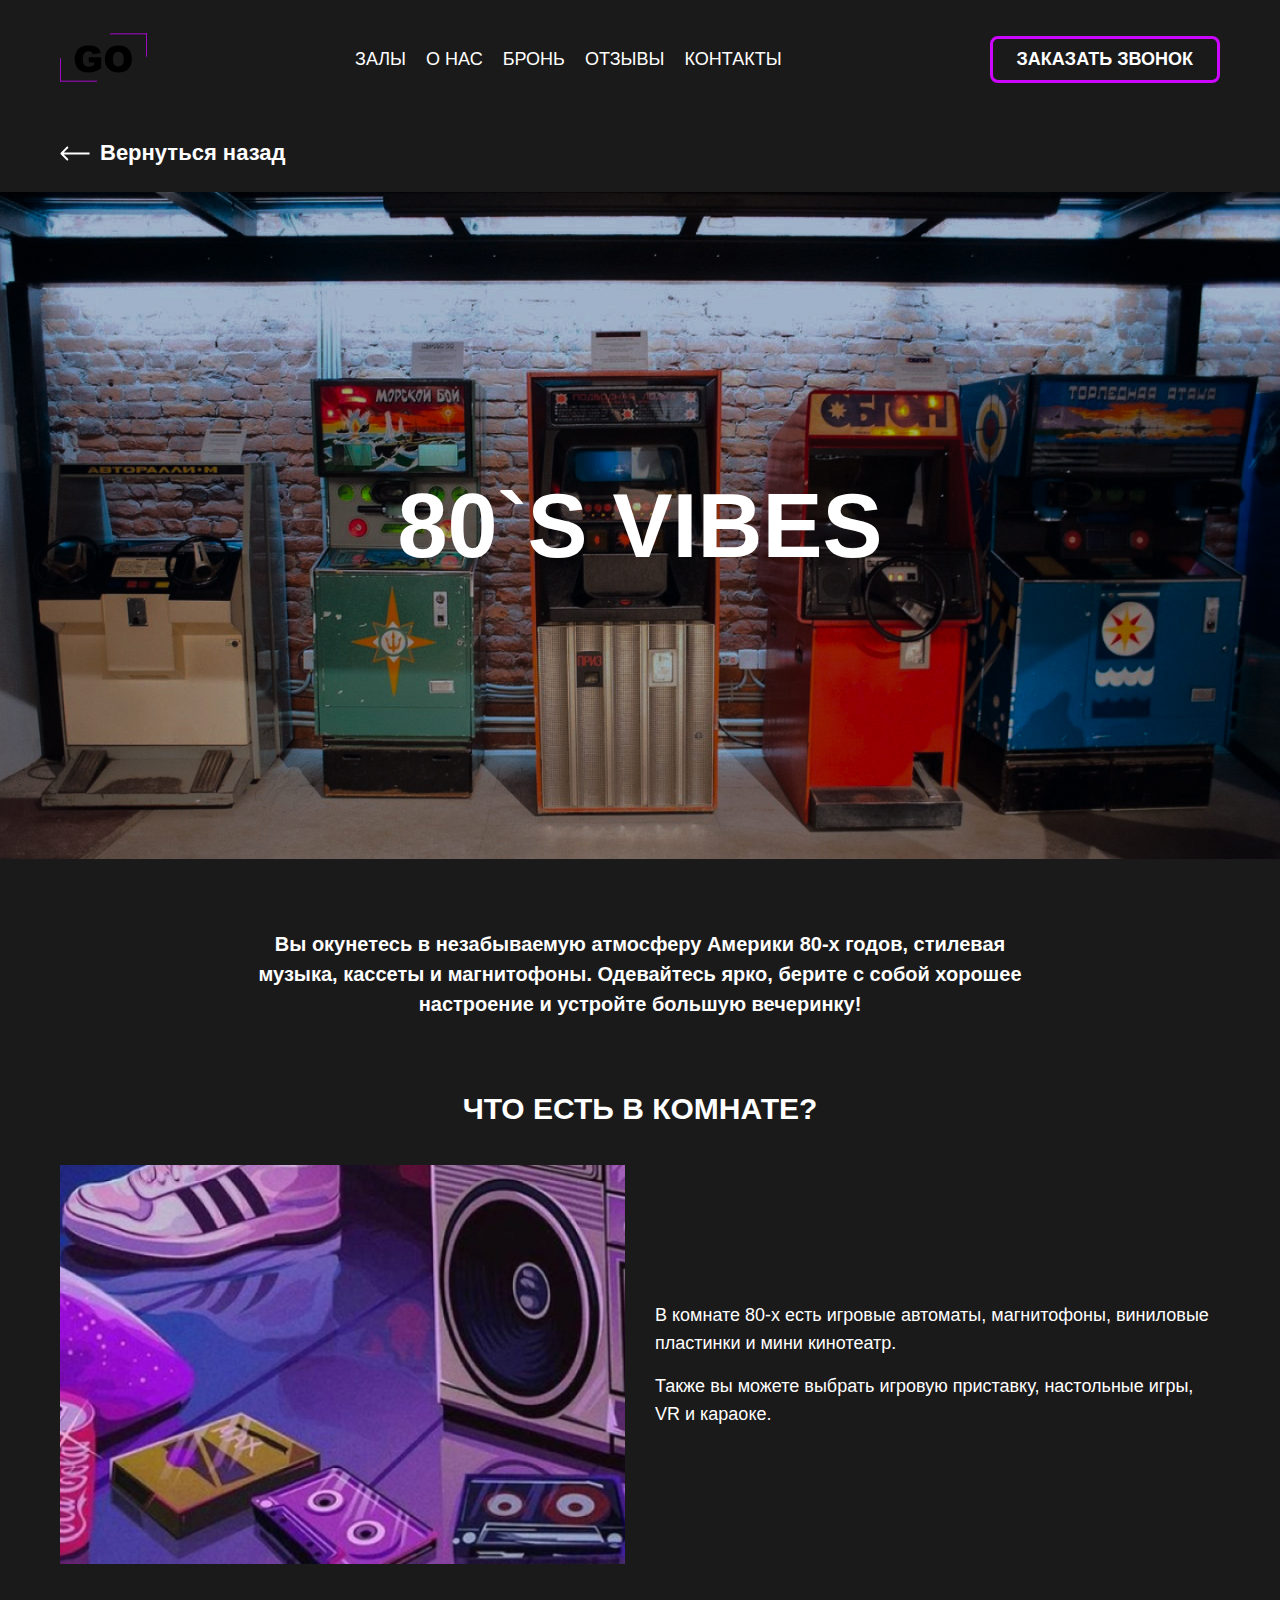
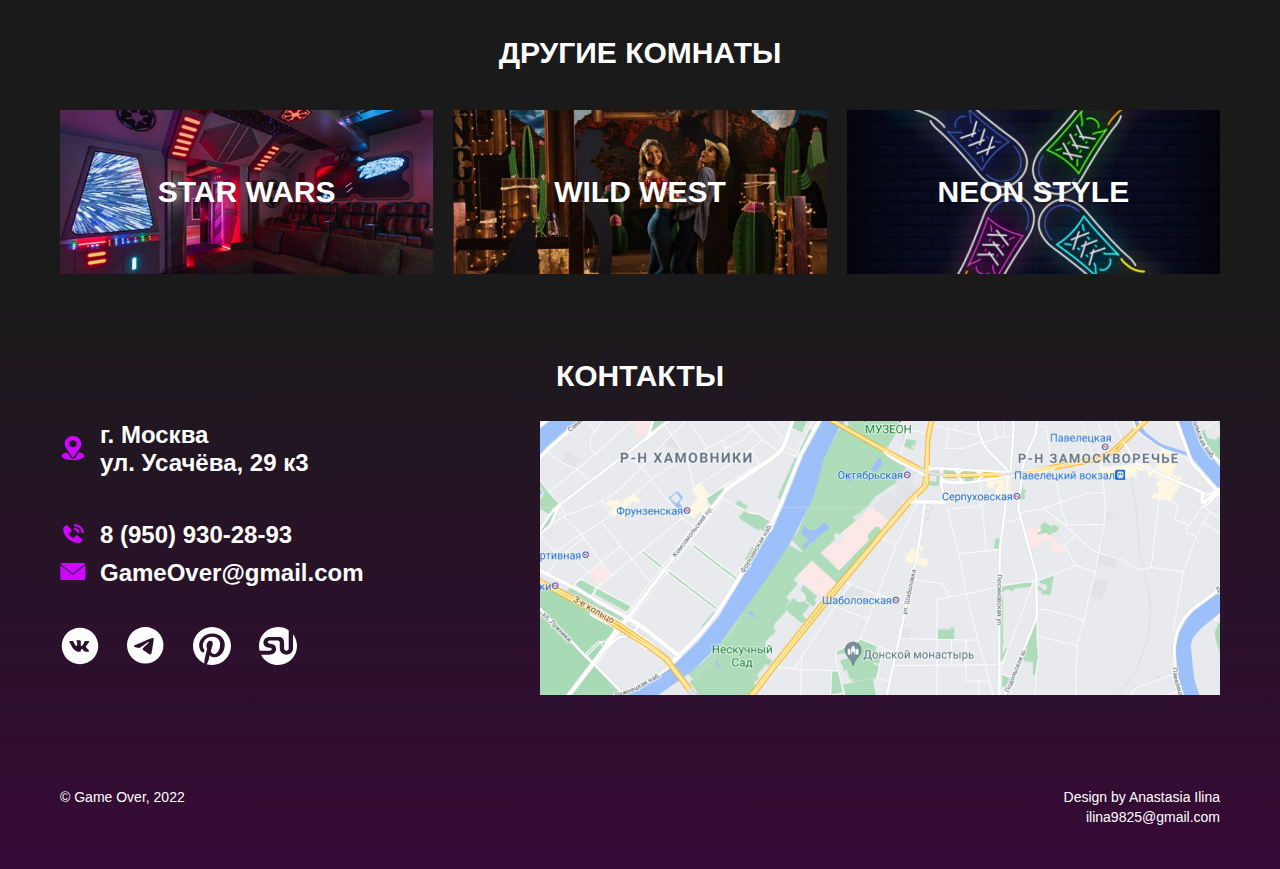
<file: vibes.html>
<!DOCTYPE html>
<html lang="ru">
<head>
  <meta charset="UTF-8">
  <meta name="viewport" content="width=device-width, initial-scale=1.0">
  <link rel="icon" type="image/svg+xml" href="img/icon.svg">
  <link rel="stylesheet" href="css/style.css">
  <link rel="stylesheet" href="css/page.css">

  <title>GO</title>
</head>
<body>

  <header class="header">
    <div class="container header__container">
      <button class="mobile-menu" type="submit">
        <span class="mobile-menu__line"></span>
        <span class="mobile-menu__line"></span>
        <span class="mobile-menu__line"></span>
      </button>
      <a href="/"><img class="logo" src="img/logo.svg" alt="Логотип сайта"></a>
      <nav class="nav">
        <ul class="nav__list">
          <li class="nav__item"><a class="nav__link" href="index.html#halls">Залы</a></li>
          <li class="nav__item"><a class="nav__link" href="index.html#about">О нас</a></li>
          <li class="nav__item"><a class="nav__link" href="index.html#booking">Бронь</a></li>
          <li class="nav__item"><a class="nav__link" href="index.html#reviews">Отзывы</a></li>
          <li class="nav__item"><a class="nav__link" href="index.html#contacts">Контакты</a></li>
        </ul>
      </nav>

      <button class="header__button" type="button">Заказать звонок</button>
    </div>
  </header>

  <main class="main">
    <div class="container">
      <a href="index.html" class="back-link">Вернуться назад</a>
    </div>

    <section class="banner">
      <img class="banner__img" src="img/banner-80s-vibes.jpg" alt="Дарт Вейдер">
      <h1 class="banner__title">80`s vibes</h1>
    </section>

    <div class="container main__container">
      <p class="main__description">Вы окунетесь в незабываемую атмосферу Америки 80-х годов, стилевая музыка, кассеты и магнитофоны. Одевайтесь ярко, берите с собой хорошее настроение и устройте большую вечеринку!</p>
    </div>

    <section class="about" id="about">
      <div class="container">
        <h2 class="title about__title">Что есть в комнате?</h2>

        <div class="about__wrap">
          <img class="about__img" src="img/about.jpg" alt="Фотоколлаж игровых залов">

          <div class="about__content-wrap">
            <p class="about__content-text">В комнате 80-х есть игровые автоматы, магнитофоны, виниловые пластинки и мини кинотеатр. </p>
            <p class="about__content-text">Также вы можете выбрать игровую приставку, настольные игры, VR и караоке.</p>
          </div>

        </div>
      </div>
    </section>

    <section class="halls" id="halls">
      <div class="container">
        <h2 class="halls__title title">Другие комнаты</h2>

        <ol class="halls__list">
          <li class="halls__item halls__item--theme--star-wars"><a class="halls__item-link" href="star-wars.html">Star wars</a></li>
          <li class="halls__item halls__item--theme--wild-west"><a class="halls__item-link" href="wild-west.html">Wild west</a></li>
          <li class="halls__item halls__item--theme--neon-style"><a class="halls__item-link" href="neon-style.html">Neon style</a></li>
        </ol>
      </div>
    </section>
  </main>

  <footer class="contacts" id="contacts">
    <div class="container contacts__container">
      <h2 class="title contacts__title">Контакты</h2>

      <div class="contacts__wrap">
        <div class="contacts__column">
          <address class="contacts__items"> 
            <p class="contacts__item contacts__item--address contacts__item--image-location">г. Москва ул.&nbsp;Усачёва,&nbsp;29 к3</p>
            <a class="contacts__item contacts__item--link contacts__item--image-phone" href="tel:89509302893">8 (950) 930-28-93</a>
            <a class="contacts__item contacts__item--link contacts__item--image-mail" href="mailto:gameover@gmail.com">GameOver@gmail.com</a>
          </address>

          <div class="social">
            <ul class="social__list">
              <li class="social__item">
                <a class="social__link" href="https://vk.com/" target="_blank">
                  <svg viewBox="0 0 50 50" fill="currentColor" xmlns="http://www.w3.org/2000/svg">
                    <path d="M24.9999 1C11.7449 1 0.999878 11.745 0.999878 25C0.999878 38.255 11.7449 49 24.9999 49C38.2549 49 48.9999 38.255 48.9999 25C48.9999 11.745 38.2549 1 24.9999 1ZM34.2299 28.0775C34.2299 28.0775 36.3524 30.1725 36.8749 31.145C36.8899 31.165 36.8974 31.185 36.9024 31.195C37.1149 31.5525 37.1649 31.83 37.0599 32.0375C36.8849 32.3825 36.2849 32.5525 36.0799 32.5675H32.3299C32.0699 32.5675 31.5249 32.5 30.8649 32.045C30.3574 31.69 29.8574 31.1075 29.3699 30.54C28.6424 29.695 28.0124 28.965 27.3774 28.965C27.2967 28.9649 27.2166 28.9775 27.1399 29.0025C26.6599 29.1575 26.0449 29.8425 26.0449 31.6675C26.0449 32.2375 25.5949 32.565 25.2774 32.565H23.5599C22.9749 32.565 19.9274 32.36 17.2274 29.5125C13.9224 26.025 10.9474 19.03 10.9224 18.965C10.7349 18.5125 11.1224 18.27 11.5449 18.27H15.3324C15.8374 18.27 16.0024 18.5775 16.1174 18.85C16.2524 19.1675 16.7474 20.43 17.5599 21.85C18.8774 24.165 19.6849 25.105 20.3324 25.105C20.4538 25.1036 20.573 25.0727 20.6799 25.015C21.5249 24.545 21.3674 21.5325 21.3299 20.9075C21.3299 20.79 21.3274 19.56 20.8949 18.97C20.5849 18.5425 20.0574 18.38 19.7374 18.32C19.8669 18.1413 20.0375 17.9964 20.2349 17.8975C20.8149 17.6075 21.8599 17.565 22.8974 17.565H23.4749C24.5999 17.58 24.8899 17.6525 25.2974 17.755C26.1224 17.9525 26.1399 18.485 26.0674 20.3075C26.0449 20.825 26.0224 21.41 26.0224 22.1C26.0224 22.25 26.0149 22.41 26.0149 22.58C25.9899 23.5075 25.9599 24.56 26.6149 24.9925C26.7003 25.0461 26.799 25.0746 26.8999 25.075C27.1274 25.075 27.8124 25.075 29.6674 21.8925C30.2395 20.8681 30.7366 19.8037 31.1549 18.7075C31.1924 18.6425 31.3024 18.4425 31.4324 18.365C31.5283 18.3161 31.6347 18.2912 31.7424 18.2925H36.1949C36.6799 18.2925 37.0124 18.365 37.0749 18.5525C37.1849 18.85 37.0549 19.7575 35.0224 22.51L34.1149 23.7075C32.2724 26.1225 32.2724 26.245 34.2299 28.0775Z"/>
                    </svg>
                </a>
              </li>
              <li class="social__item">
                <a class="social__link" href="https://telegram.org/" target="_blank">
                  <svg viewBox="0 0 50 50" fill="currentColor" xmlns="http://www.w3.org/2000/svg">
                    <path d="M47.9999 24C47.9999 30.3652 45.4713 36.4697 40.9704 40.9706C36.4696 45.4714 30.3651 48 23.9999 48C17.6347 48 11.5302 45.4714 7.02932 40.9706C2.52844 36.4697 -0.00012207 30.3652 -0.00012207 24C-0.00012207 17.6348 2.52844 11.5303 7.02932 7.02944C11.5302 2.52856 17.6347 0 23.9999 0C30.3651 0 36.4696 2.52856 40.9704 7.02944C45.4713 11.5303 47.9999 17.6348 47.9999 24ZM24.8609 17.718C22.5269 18.69 17.8589 20.7 10.8629 23.748C9.72888 24.198 9.13188 24.642 9.07788 25.074C8.98788 25.803 9.90288 26.091 11.1479 26.484L11.6729 26.649C12.8969 27.048 14.5469 27.513 15.4019 27.531C16.1819 27.549 17.0489 27.231 18.0059 26.571C24.5429 22.158 27.9179 19.929 28.1279 19.881C28.2779 19.845 28.4879 19.803 28.6259 19.929C28.7669 20.052 28.7519 20.289 28.7369 20.352C28.6469 20.739 25.0559 24.075 23.1989 25.803C22.6199 26.343 22.2089 26.724 22.1249 26.811C21.9399 27 21.7519 27.1861 21.5609 27.369C20.4209 28.467 19.5689 29.289 21.6059 30.633C22.5869 31.281 23.3729 31.812 24.1559 32.346C25.0079 32.928 25.8599 33.507 26.9639 34.233C27.2429 34.413 27.5129 34.608 27.7739 34.794C28.7669 35.502 29.6639 36.138 30.7649 36.036C31.4069 35.976 32.0699 35.376 32.4059 33.576C33.2009 29.325 34.7639 20.118 35.1239 16.323C35.1458 16.0075 35.1328 15.6906 35.0849 15.378C35.0566 15.1258 34.9346 14.8934 34.7429 14.727C34.4699 14.5386 34.1445 14.4409 33.8129 14.448C32.9129 14.463 31.5239 14.946 24.8609 17.718Z"/>
                  </svg>
                  
                </a>
              </li>
              <li class="social__item">
                <a class="social__link" href="https://pinterest.com/" target="_blank">
                  <svg viewBox="0 0 50 50" fill="currentColor" xmlns="http://www.w3.org/2000/svg">
                    <path d="M25.0005 0C11.1947 0 -0.000152588 11.1936 -0.000152588 25.0006C-0.000152588 35.2378 6.15562 44.0314 14.9646 47.8981C14.8941 46.1526 14.9511 44.0558 15.3998 42.159C15.8806 40.1282 18.6165 28.5359 18.6165 28.5359C18.6165 28.5359 17.8178 26.9397 17.8178 24.5808C17.8178 20.8763 19.9652 18.1077 22.6383 18.1077C24.912 18.1077 26.0107 19.8154 26.0107 21.8609C26.0107 24.1468 24.5537 27.5635 23.8037 30.7327C23.1768 33.3859 25.1338 35.5481 27.7498 35.5481C32.4864 35.5481 35.6761 29.4647 35.6761 22.2558C35.6761 16.7782 31.9864 12.6769 25.2742 12.6769C17.6902 12.6769 12.9659 18.3321 12.9659 24.6487C12.9659 26.8282 13.6082 28.3635 14.6146 29.5513C15.0768 30.0981 15.1409 30.318 14.9736 30.9462C14.8537 31.4058 14.5781 32.5128 14.4646 32.9519C14.2986 33.5853 13.7857 33.8109 13.2127 33.5776C9.71972 32.1513 8.0928 28.3263 8.0928 24.0263C8.0928 16.9237 14.0819 8.40898 25.9601 8.40898C35.5056 8.40898 41.7877 15.316 41.7877 22.732C41.7877 32.5378 36.3351 39.8647 28.2979 39.8647C25.5998 39.8647 23.0607 38.4051 22.1909 36.7487C22.1909 36.7487 20.7396 42.5077 20.4325 43.6218C19.9024 45.5494 18.8646 47.4763 17.9159 48.9769C20.2162 49.6571 22.6024 50.0025 25.0011 50.0026C38.8063 50.0013 49.9998 38.8071 49.9998 25.0006C49.9998 11.1936 38.8063 0 25.0005 0Z"/>
                  </svg>
                  
                </a>
              </li>
              <li class="social__item">
                <a class="social__link" href="https://www.stumbleupon.com/" target="_blank">
                  <svg viewBox="0 0 50 50" fill="currentColor" xmlns="http://www.w3.org/2000/svg">
                    <path fill-rule="evenodd" clip-rule="evenodd" d="M44.7441 9.66919C48.1583 14.0494 50.0085 19.4463 49.9999 24.9999C49.9999 38.8051 38.805 49.9999 25.0006 49.9999C15.2871 49.9999 6.86597 44.4576 2.72751 36.3647H13.6237C18.816 36.3647 22.4429 33.566 22.4429 29.0923C22.4429 19.6108 11.5051 23.4737 11.5051 20.1089C11.5051 18.4878 12.8057 17.898 15.1858 17.898H22.7692C24.8711 17.898 27.3435 18.275 27.3435 20.5685V28.1243C27.3435 33.5955 31.6159 36.364 36.0441 36.364C40.548 36.364 44.7435 33.5955 44.7435 28.1243V9.66919H44.7441Z"/>
                    <path fill-rule="evenodd" clip-rule="evenodd" d="M25.0005 2.43241e-05C30.0173 -0.00698868 34.919 1.50262 39.0626 4.33079V28.3013C39.0626 29.9628 37.7037 31.3224 36.0447 31.3224C34.3838 31.3224 33.0261 29.9628 33.0261 28.3013V21.1186C33.0261 15.3846 30.1242 12.9994 26.3447 12.9994H14.0441C9.59088 12.9994 5.89665 15.834 5.89665 20.3289C5.89665 22.6289 6.8819 25.9994 11.5415 26.8353C15.337 27.5186 16.8351 27.3199 16.8351 29.3506C16.8351 31.3224 14.6261 31.3224 11.7101 31.3224H0.808189C0.269676 29.2582 -0.0019826 27.1334 -0.000143311 25C-0.000143311 11.1981 11.196 2.43241e-05 25.0005 2.43241e-05Z"/>
                    </svg>
                    
                </a>
              </li>
            </ul>
          </div>

        </div>

        <div class="contacts__column">
          <img class="contacts__img" src="blocks/contacts/img/map.jpg" alt="геолокация на карте">
        </div>
      </div>

      <div class="footer">
        <p class="footer__text">&#169; Game Over, 2022</p>
        <div class="footer__author">
          <p class="footer__text">Design by <a class="footer__author-link" href="https://t.me/Mrshmallowww">Anastasia Ilina</a></p>
          <a class="footer__text footer__author-link" href="mailto:ilina9825@gmail.com">ilina9825@gmail.com</a>
        </div>
      </div>

    </div>
  </footer>

</body>
</html>
</file>
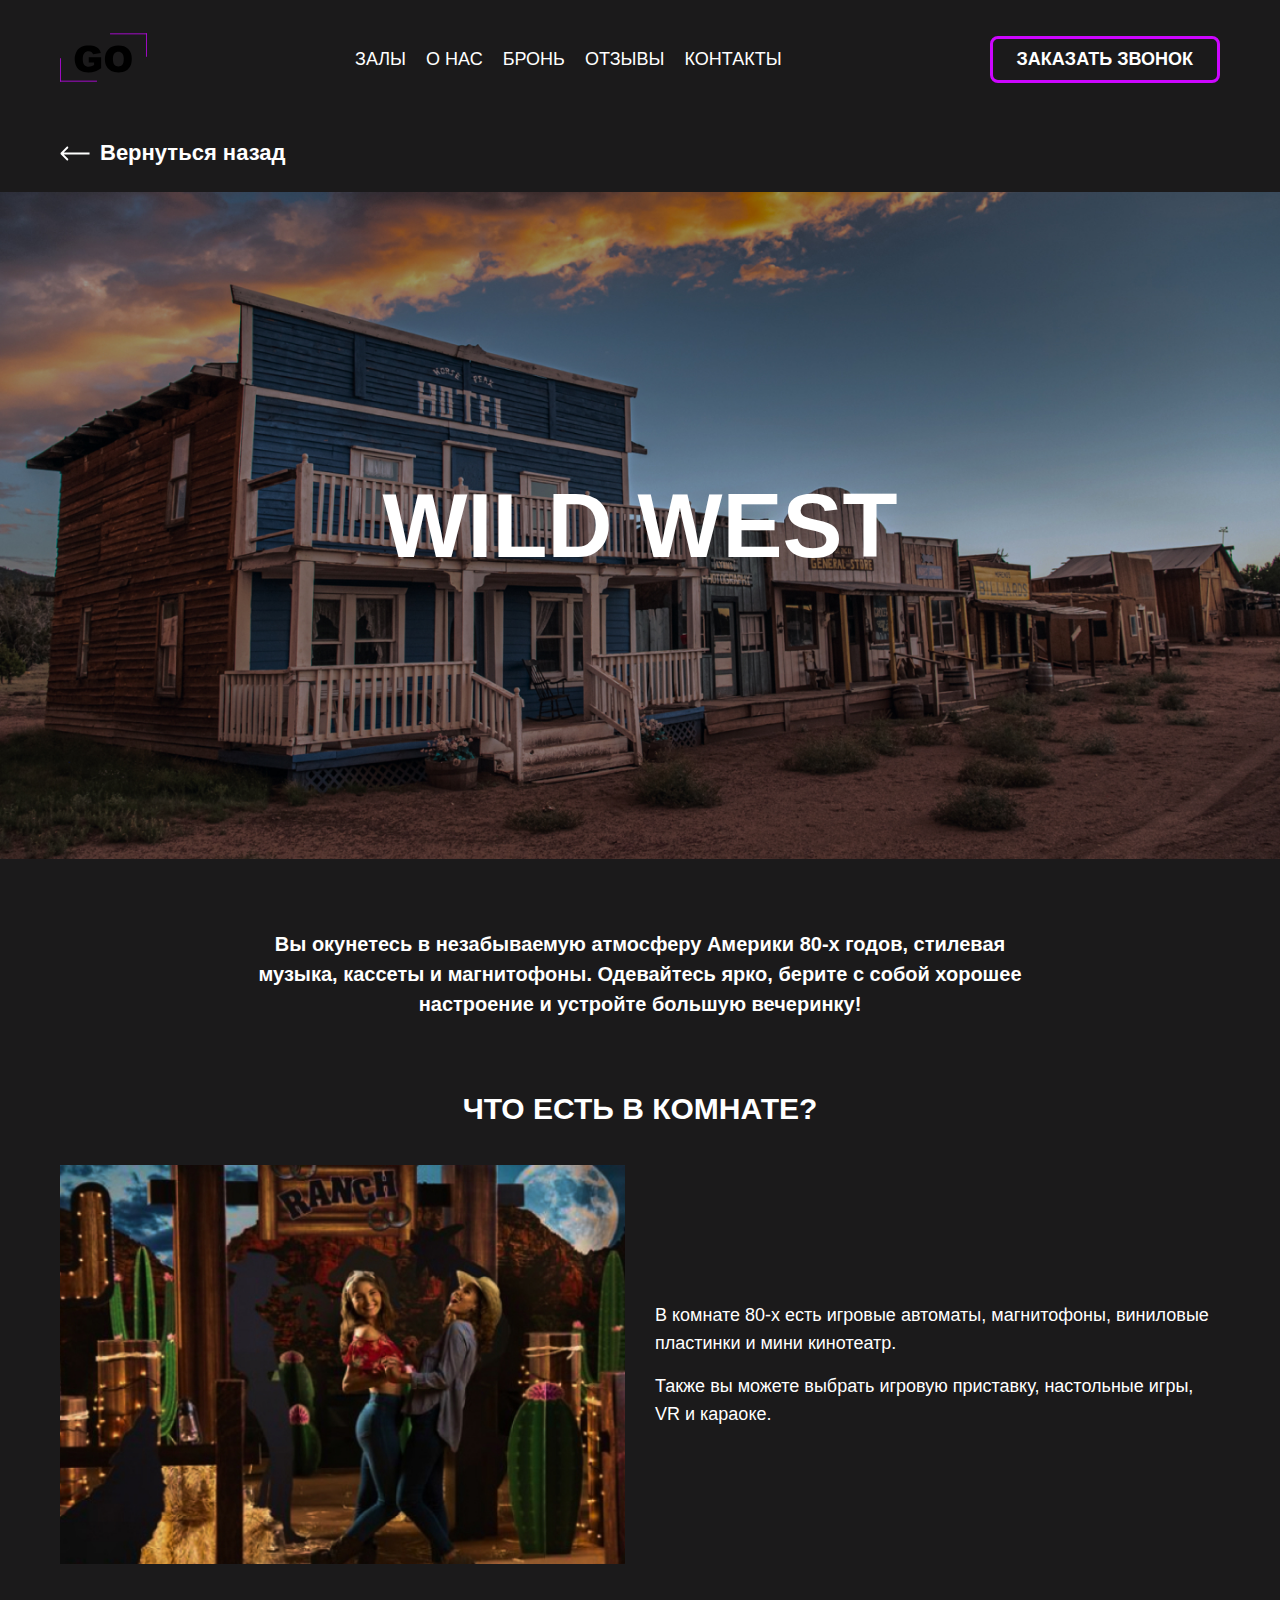
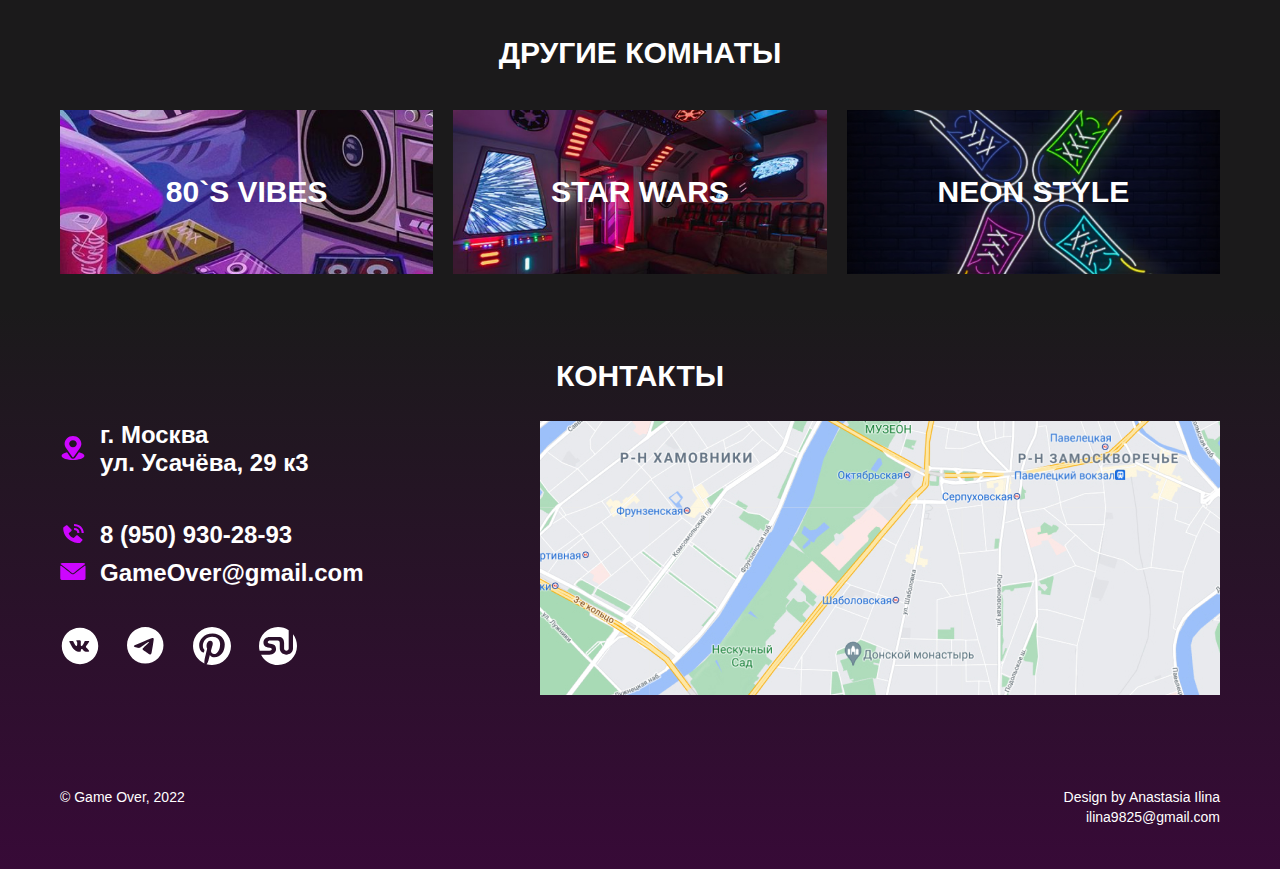
<file: wild-west.html>
<!DOCTYPE html>
<html lang="ru">
<head>
  <meta charset="UTF-8">
  <meta name="viewport" content="width=device-width, initial-scale=1.0">
  <link rel="icon" type="image/svg+xml" href="img/icon.svg">
  <link rel="stylesheet" href="css/style.css">
  <link rel="stylesheet" href="css/page.css">

  <title>GO</title>
</head>
<body>

  <header class="header">
    <div class="container header__container">
      <button class="mobile-menu" type="submit">
        <span class="mobile-menu__line"></span>
        <span class="mobile-menu__line"></span>
        <span class="mobile-menu__line"></span>
      </button>
      <a href="/"><img class="logo" src="img/logo.svg" alt="Логотип сайта"></a>
      <nav class="nav">
        <ul class="nav__list">
          <li class="nav__item"><a class="nav__link" href="index.html#halls">Залы</a></li>
          <li class="nav__item"><a class="nav__link" href="index.html#about">О нас</a></li>
          <li class="nav__item"><a class="nav__link" href="index.html#booking">Бронь</a></li>
          <li class="nav__item"><a class="nav__link" href="index.html#reviews">Отзывы</a></li>
          <li class="nav__item"><a class="nav__link" href="index.html#contacts">Контакты</a></li>
        </ul>
      </nav>

      <button class="header__button" type="button">Заказать звонок</button>
    </div>
  </header>

  <main class="main">
    <div class="container">
      <a href="index.html" class="back-link">Вернуться назад</a>
    </div>

    <section class="banner">
      <img class="banner__img" src="img/wild-west.jpg" alt="Здание в стиле вестерна">
      <h1 class="banner__title">wild west</h1>
    </section>

    <div class="container main__container">
      <p class="main__description">Вы окунетесь в незабываемую атмосферу Америки 80-х годов, стилевая музыка, кассеты и магнитофоны. Одевайтесь ярко, берите с собой хорошее настроение и устройте большую вечеринку!</p>
    </div>

    <section class="about" id="about">
      <div class="container">
        <h2 class="title about__title">Что есть в комнате?</h2>

        <div class="about__wrap">
          <img class="about__img" src="img/wild-west-about.jpg" alt="Обстановка в стиле вестерна">

          <div class="about__content-wrap">
            <p class="about__content-text">В комнате 80-х есть игровые автоматы, магнитофоны, виниловые пластинки и мини кинотеатр. </p>
            <p class="about__content-text">Также вы можете выбрать игровую приставку, настольные игры, VR и караоке.</p>
          </div>

        </div>
      </div>
    </section>

    <section class="halls" id="halls">
      <div class="container">
        <h2 class="halls__title title">Другие комнаты</h2>

        <ol class="halls__list">
          <li class="halls__item halls__item--theme--80s-vibes"><a class="halls__item-link" href="vibes.html">80`s vibes</a></li>
          <li class="halls__item halls__item--theme--star-wars"><a class="halls__item-link" href="star-wars.html">Star wars</a></li>
          <li class="halls__item halls__item--theme--neon-style"><a class="halls__item-link" href="neon-style.html">Neon style</a></li>
        </ol>
      </div>
    </section>
  </main>

  <footer class="contacts" id="contacts">
    <div class="container contacts__container">
      <h2 class="title contacts__title">Контакты</h2>

      <div class="contacts__wrap">
        <div class="contacts__column">
          <address class="contacts__items"> 
            <p class="contacts__item contacts__item--address contacts__item--image-location">г. Москва ул.&nbsp;Усачёва,&nbsp;29 к3</p>
            <a class="contacts__item contacts__item--link contacts__item--image-phone" href="tel:89509302893">8 (950) 930-28-93</a>
            <a class="contacts__item contacts__item--link contacts__item--image-mail" href="mailto:gameover@gmail.com">GameOver@gmail.com</a>
          </address>

          <div class="social">
            <ul class="social__list">
              <li class="social__item">
                <a class="social__link" href="https://vk.com/" target="_blank">
                  <svg viewBox="0 0 50 50" fill="currentColor" xmlns="http://www.w3.org/2000/svg">
                    <path d="M24.9999 1C11.7449 1 0.999878 11.745 0.999878 25C0.999878 38.255 11.7449 49 24.9999 49C38.2549 49 48.9999 38.255 48.9999 25C48.9999 11.745 38.2549 1 24.9999 1ZM34.2299 28.0775C34.2299 28.0775 36.3524 30.1725 36.8749 31.145C36.8899 31.165 36.8974 31.185 36.9024 31.195C37.1149 31.5525 37.1649 31.83 37.0599 32.0375C36.8849 32.3825 36.2849 32.5525 36.0799 32.5675H32.3299C32.0699 32.5675 31.5249 32.5 30.8649 32.045C30.3574 31.69 29.8574 31.1075 29.3699 30.54C28.6424 29.695 28.0124 28.965 27.3774 28.965C27.2967 28.9649 27.2166 28.9775 27.1399 29.0025C26.6599 29.1575 26.0449 29.8425 26.0449 31.6675C26.0449 32.2375 25.5949 32.565 25.2774 32.565H23.5599C22.9749 32.565 19.9274 32.36 17.2274 29.5125C13.9224 26.025 10.9474 19.03 10.9224 18.965C10.7349 18.5125 11.1224 18.27 11.5449 18.27H15.3324C15.8374 18.27 16.0024 18.5775 16.1174 18.85C16.2524 19.1675 16.7474 20.43 17.5599 21.85C18.8774 24.165 19.6849 25.105 20.3324 25.105C20.4538 25.1036 20.573 25.0727 20.6799 25.015C21.5249 24.545 21.3674 21.5325 21.3299 20.9075C21.3299 20.79 21.3274 19.56 20.8949 18.97C20.5849 18.5425 20.0574 18.38 19.7374 18.32C19.8669 18.1413 20.0375 17.9964 20.2349 17.8975C20.8149 17.6075 21.8599 17.565 22.8974 17.565H23.4749C24.5999 17.58 24.8899 17.6525 25.2974 17.755C26.1224 17.9525 26.1399 18.485 26.0674 20.3075C26.0449 20.825 26.0224 21.41 26.0224 22.1C26.0224 22.25 26.0149 22.41 26.0149 22.58C25.9899 23.5075 25.9599 24.56 26.6149 24.9925C26.7003 25.0461 26.799 25.0746 26.8999 25.075C27.1274 25.075 27.8124 25.075 29.6674 21.8925C30.2395 20.8681 30.7366 19.8037 31.1549 18.7075C31.1924 18.6425 31.3024 18.4425 31.4324 18.365C31.5283 18.3161 31.6347 18.2912 31.7424 18.2925H36.1949C36.6799 18.2925 37.0124 18.365 37.0749 18.5525C37.1849 18.85 37.0549 19.7575 35.0224 22.51L34.1149 23.7075C32.2724 26.1225 32.2724 26.245 34.2299 28.0775Z"/>
                    </svg>
                </a>
              </li>
              <li class="social__item">
                <a class="social__link" href="https://telegram.org/" target="_blank">
                  <svg viewBox="0 0 50 50" fill="currentColor" xmlns="http://www.w3.org/2000/svg">
                    <path d="M47.9999 24C47.9999 30.3652 45.4713 36.4697 40.9704 40.9706C36.4696 45.4714 30.3651 48 23.9999 48C17.6347 48 11.5302 45.4714 7.02932 40.9706C2.52844 36.4697 -0.00012207 30.3652 -0.00012207 24C-0.00012207 17.6348 2.52844 11.5303 7.02932 7.02944C11.5302 2.52856 17.6347 0 23.9999 0C30.3651 0 36.4696 2.52856 40.9704 7.02944C45.4713 11.5303 47.9999 17.6348 47.9999 24ZM24.8609 17.718C22.5269 18.69 17.8589 20.7 10.8629 23.748C9.72888 24.198 9.13188 24.642 9.07788 25.074C8.98788 25.803 9.90288 26.091 11.1479 26.484L11.6729 26.649C12.8969 27.048 14.5469 27.513 15.4019 27.531C16.1819 27.549 17.0489 27.231 18.0059 26.571C24.5429 22.158 27.9179 19.929 28.1279 19.881C28.2779 19.845 28.4879 19.803 28.6259 19.929C28.7669 20.052 28.7519 20.289 28.7369 20.352C28.6469 20.739 25.0559 24.075 23.1989 25.803C22.6199 26.343 22.2089 26.724 22.1249 26.811C21.9399 27 21.7519 27.1861 21.5609 27.369C20.4209 28.467 19.5689 29.289 21.6059 30.633C22.5869 31.281 23.3729 31.812 24.1559 32.346C25.0079 32.928 25.8599 33.507 26.9639 34.233C27.2429 34.413 27.5129 34.608 27.7739 34.794C28.7669 35.502 29.6639 36.138 30.7649 36.036C31.4069 35.976 32.0699 35.376 32.4059 33.576C33.2009 29.325 34.7639 20.118 35.1239 16.323C35.1458 16.0075 35.1328 15.6906 35.0849 15.378C35.0566 15.1258 34.9346 14.8934 34.7429 14.727C34.4699 14.5386 34.1445 14.4409 33.8129 14.448C32.9129 14.463 31.5239 14.946 24.8609 17.718Z"/>
                  </svg>
                  
                </a>
              </li>
              <li class="social__item">
                <a class="social__link" href="https://pinterest.com/" target="_blank">
                  <svg viewBox="0 0 50 50" fill="currentColor" xmlns="http://www.w3.org/2000/svg">
                    <path d="M25.0005 0C11.1947 0 -0.000152588 11.1936 -0.000152588 25.0006C-0.000152588 35.2378 6.15562 44.0314 14.9646 47.8981C14.8941 46.1526 14.9511 44.0558 15.3998 42.159C15.8806 40.1282 18.6165 28.5359 18.6165 28.5359C18.6165 28.5359 17.8178 26.9397 17.8178 24.5808C17.8178 20.8763 19.9652 18.1077 22.6383 18.1077C24.912 18.1077 26.0107 19.8154 26.0107 21.8609C26.0107 24.1468 24.5537 27.5635 23.8037 30.7327C23.1768 33.3859 25.1338 35.5481 27.7498 35.5481C32.4864 35.5481 35.6761 29.4647 35.6761 22.2558C35.6761 16.7782 31.9864 12.6769 25.2742 12.6769C17.6902 12.6769 12.9659 18.3321 12.9659 24.6487C12.9659 26.8282 13.6082 28.3635 14.6146 29.5513C15.0768 30.0981 15.1409 30.318 14.9736 30.9462C14.8537 31.4058 14.5781 32.5128 14.4646 32.9519C14.2986 33.5853 13.7857 33.8109 13.2127 33.5776C9.71972 32.1513 8.0928 28.3263 8.0928 24.0263C8.0928 16.9237 14.0819 8.40898 25.9601 8.40898C35.5056 8.40898 41.7877 15.316 41.7877 22.732C41.7877 32.5378 36.3351 39.8647 28.2979 39.8647C25.5998 39.8647 23.0607 38.4051 22.1909 36.7487C22.1909 36.7487 20.7396 42.5077 20.4325 43.6218C19.9024 45.5494 18.8646 47.4763 17.9159 48.9769C20.2162 49.6571 22.6024 50.0025 25.0011 50.0026C38.8063 50.0013 49.9998 38.8071 49.9998 25.0006C49.9998 11.1936 38.8063 0 25.0005 0Z"/>
                  </svg>
                  
                </a>
              </li>
              <li class="social__item">
                <a class="social__link" href="https://www.stumbleupon.com/" target="_blank">
                  <svg viewBox="0 0 50 50" fill="currentColor" xmlns="http://www.w3.org/2000/svg">
                    <path fill-rule="evenodd" clip-rule="evenodd" d="M44.7441 9.66919C48.1583 14.0494 50.0085 19.4463 49.9999 24.9999C49.9999 38.8051 38.805 49.9999 25.0006 49.9999C15.2871 49.9999 6.86597 44.4576 2.72751 36.3647H13.6237C18.816 36.3647 22.4429 33.566 22.4429 29.0923C22.4429 19.6108 11.5051 23.4737 11.5051 20.1089C11.5051 18.4878 12.8057 17.898 15.1858 17.898H22.7692C24.8711 17.898 27.3435 18.275 27.3435 20.5685V28.1243C27.3435 33.5955 31.6159 36.364 36.0441 36.364C40.548 36.364 44.7435 33.5955 44.7435 28.1243V9.66919H44.7441Z"/>
                    <path fill-rule="evenodd" clip-rule="evenodd" d="M25.0005 2.43241e-05C30.0173 -0.00698868 34.919 1.50262 39.0626 4.33079V28.3013C39.0626 29.9628 37.7037 31.3224 36.0447 31.3224C34.3838 31.3224 33.0261 29.9628 33.0261 28.3013V21.1186C33.0261 15.3846 30.1242 12.9994 26.3447 12.9994H14.0441C9.59088 12.9994 5.89665 15.834 5.89665 20.3289C5.89665 22.6289 6.8819 25.9994 11.5415 26.8353C15.337 27.5186 16.8351 27.3199 16.8351 29.3506C16.8351 31.3224 14.6261 31.3224 11.7101 31.3224H0.808189C0.269676 29.2582 -0.0019826 27.1334 -0.000143311 25C-0.000143311 11.1981 11.196 2.43241e-05 25.0005 2.43241e-05Z"/>
                    </svg>
                    
                </a>
              </li>
            </ul>
          </div>

        </div>

        <div class="contacts__column">
          <img class="contacts__img" src="blocks/contacts/img/map.jpg" alt="геолокация на карте">
        </div>
      </div>

      <div class="footer">
        <p class="footer__text">&#169; Game Over, 2022</p>
        <div class="footer__author">
          <p class="footer__text">Design by <a class="footer__author-link" href="https://t.me/Mrshmallowww">Anastasia Ilina</a></p>
          <a class="footer__text footer__author-link" href="mailto:ilina9825@gmail.com">ilina9825@gmail.com</a>
        </div>
      </div>

    </div>
  </footer>

</body>
</html>
</file>
<file: css/page.css>
.header {
  padding: 30px 0 60px;
}

.back-link {
  display: inline-flex;
  gap: 10px;
  font-weight: 700;
  font-size: 22px;
  line-height: 1.28;
  transition: color 0.2s ease-in;
}

.back-link:hover {
  color: var(--dark-magenta, #6c0287);
}

.back-link:active {
  color: var(--dark-violet, #640aa3);
}

.back-link::before {
  content: "";
  background: url(../img/arrow-back.svg) no-repeat center / contain;
  width: 30px;
  transition: background 0.2s ease-in;
}

.back-link:hover::before {
  background: url(../img/arrow-back-hover.svg) no-repeat center / contain;
}

.back-link:active::before {
  background: url(../img/arrow-back-active.svg) no-repeat center / contain;
}

.banner {
  position: relative;
  padding: 20px 0 50px;
}

.banner__img {
  display: block;
  object-fit: cover;
}

.banner__title {
  position: absolute;
  top: 48%;
  left: 50%;
  transform: translate(-50%, -50%);
}

.banner__title {
  font-size: 90px;
  font-weight: 700;
  line-height: 0.89;
  text-transform: uppercase;
  letter-spacing: normal;
}

.main__container {
  max-width: 1050px;
  margin: 0 auto;
  padding: 50px 0;
}

.main__description {
  text-align: center;
  font-weight: 700;
  font-size: 24px;
  line-height: 1.5;
}

.about__wrap {
  display: grid;
  grid-template-columns: minmax(600px, 1fr) minmax(500px, 1fr);
  grid-template-areas: "img text";
  align-items: center;
}

.about__title {
  margin-bottom: 40px;
}

.halls {
  padding: 50px 0 66px;
}

.halls__list {
  flex-wrap: nowrap;
  gap: 20px;
}

.halls__item {
  position: relative;
  flex: 1 1 calc(30%);
  text-align: center;
  padding: calc(78 / 1180 * 100%) 0 calc(79 / 1180 * 100%);
}

.halls__item-link {
  font-size: 30px;
}

.halls__title {
  margin-bottom: 41px;
}

.contacts {
  padding: 68px 0 44px;
}
/* =============================================================================================== */

@media (min-width: 1024px) and (max-width: 1439px) {
  .back-link {
    gap: 10px;
    font-weight: 700;
    font-size: 22px;
    line-height: 1.28;
  }

  .back-link::before {
    width: 30px;
  }

  .header {
    padding: 30px 0 50px;
  }

  .banner {
    padding: 20px 0 35px;
    margin-bottom: 0;
  }

  .banner__title {
    line-height: 0.89;
    margin-bottom: 0;
    top: 49%;
  }

  .main__container {
    max-width: 800px;
    min-width: 768px;
    margin: 0 auto;
    padding: 35px 0;
  }

  .main__description {
    font-size: 20px;
  }

  .about__title {
    margin-bottom: 36px;
  }

  .about__wrap {
    display: grid;
    grid-template-columns: minmax(461px, 1fr) minmax(413px, 1fr);
    grid-template-areas: "img text";
    gap: 42px 30px;
  }

  .about__img {
    width: calc(461 / 461 * 100%);
  }

  .about__content-text {
    line-height: 1.56;
    margin-bottom: 15px;
  }

  .halls {
    padding: 35px 0 35px;
  }

  .halls__title {
    margin-bottom: 38px;
  }

  .halls__item {
    position: relative;
    flex: 1 1 calc(30%);
    text-align: center;
    padding: calc(50 / 904 * 100%) 0 calc(50 / 904 * 100%);
  }

  .halls__item-link {
    font-size: 30px;
  }

  .contacts {
    padding: 48px 0 44px;
  }
}

@media (min-width: 768px) and (max-width: 1023px) {
  .header {
    padding: 32px 0 40px;
  }

  .back-link {
    gap: 10px;
    font-weight: 700;
    font-size: 16px;
    line-height: 1.75;
  }

  .back-link::before {
    width: 30px;
  }

  .banner {
    padding: 21px 0 30px;
  }

  .banner__title {
    font-size: 60px;
    line-height: 1.2;
    margin-bottom: 0;
    top: 49%;
  }

  .main__container {
    max-width: 688px;
    min-width: 320px;
    margin: 0 auto;
    padding: 30px 0;
  }

  .main__description {
    font-size: 16px;
  }

  .about__title {
    margin-bottom: 30px;
  }

  .about__wrap {
    display: grid;
    grid-template-columns: minmax(329px, 1fr) minmax(313px, 1fr);
    grid-template-areas: "img text";
    gap: 46px;
  }

  .about__img {
    width: calc(329 / 329 * 100%);
    height: 326px;
  }

  .about__content-text {
    line-height: 1.75;
    margin-bottom: 15px;
  }

  .halls {
    padding: 30px 0 35px;
  }

  .halls__list {
    gap: 8px;
  }

  .halls__title {
    margin-bottom: 30px;
  }

  .halls__item {
    position: relative;
    flex: 1 1 calc(30%);
    text-align: center;
    padding: calc(43 / 688 * 100%) 0 calc(43 / 688 * 100%);
  }

  .halls__item-link {
    font-size: 20px;
    padding: 0px 60px;
  }

  .contacts {
    padding: 33px 0 44px;
  }

  .contacts__column {
    gap: 29px;
  }

  .contacts__wrap {
    gap: 27px;
  }
}

@media (max-width: 767px) {
  .header {
    padding: 20px 0 20px;
  }

  .back-link {
    gap: 6px;
    font-weight: 700;
    font-size: 12px;
    line-height: 1.34;
  }

  .back-link::before {
    content: "";
    background: url(../img/arrow-back.svg) no-repeat center / contain;
    width: 16px;
  }

  .banner {
    padding: 16px 0 15px;
  }

  .banner__title {
    font-size: 30px;
    line-height: 1.2;
    margin-bottom: 0;
    letter-spacing: -0.2px;
  }

  .main__container {
    max-width: 280px;
    padding: 15px 0;
  }

  .main__description {
    font-size: 16px;
  }

  .about__title {
    margin-bottom: 15px;
  }

  .about__wrap {
    display: grid;
    grid-template-columns: minmax(280px, 1fr);
    grid-template-areas:
      "img"
      "text";
    gap: 16px;
  }

  .about__img {
    width: calc(280 / 280 * 100%);
    height: 180px;
  }

  .about__content-text {
    font-size: 12px;
    line-height: 1.33;
    margin-bottom: 15px;
  }

  .halls {
    padding: 15px 0 15px;
  }

  .halls__list {
    flex-wrap: wrap;
    gap: 5px;
  }

  .halls__title {
    margin-bottom: 14px;
  }

  .halls__item {
    position: relative;
    flex: 1 1 calc(30%);
    text-align: center;
    padding: calc(46 / 280 * 100%) 0 calc(46 / 280 * 100%);
  }

  .halls__item-link {
    font-size: 20px;
    line-height: 1.2;
    padding: 0px 90px;
  }

  .contacts {
    padding: 22px 0 44px;
  }

  .contacts__column {
    gap: 10px;
  }
}
</file>
<file: css/style.css>
@import "var.css";
@import "normalize.css";
@import "global.css";
@import "../blocks/blocks.css";


@media (min-width: 1024px) and (max-width: 1439px) {

}

@media (min-width: 768px) and (max-width: 1023px) {

}

@media (max-width: 767px) {

}
</file>
